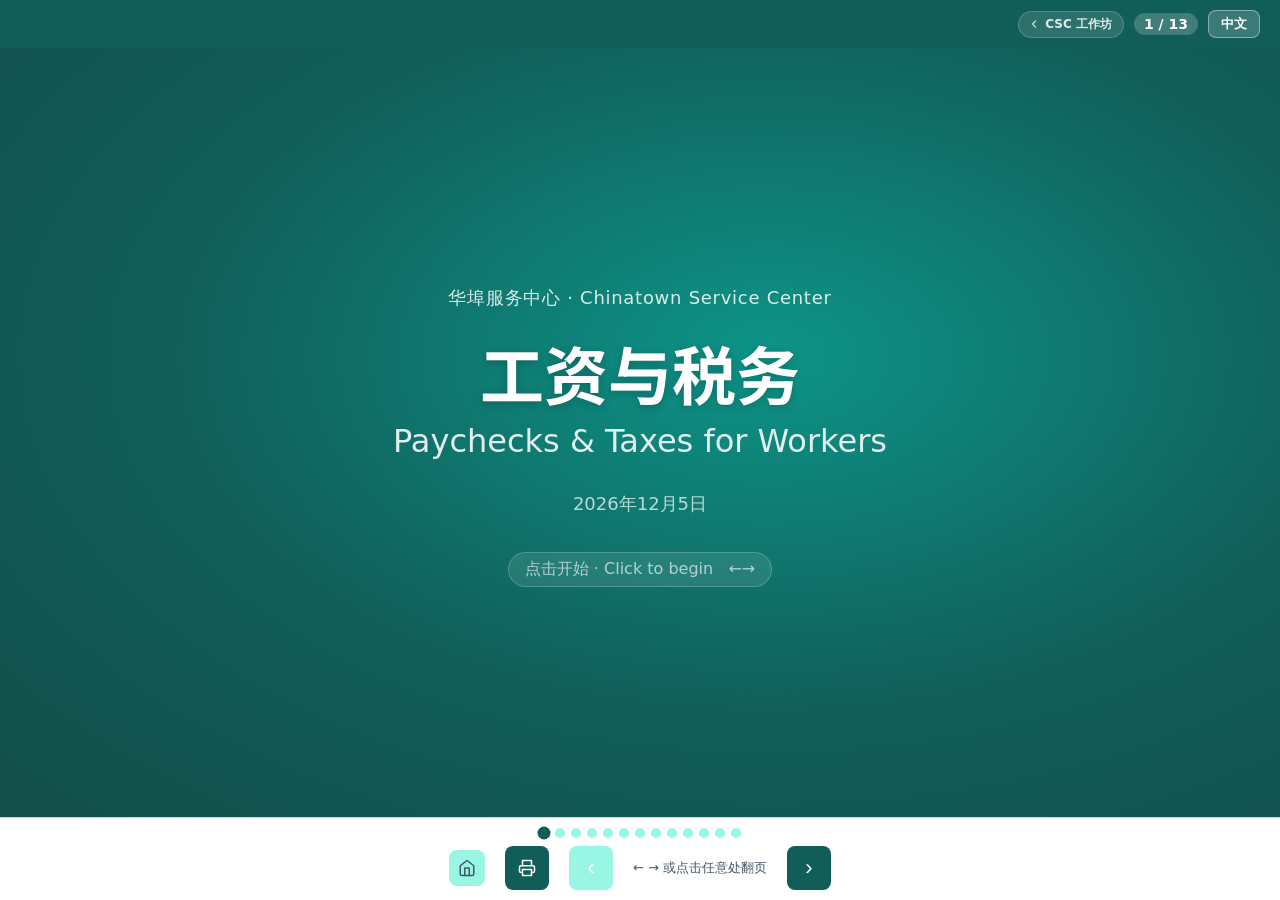
<file: index.html>
<!DOCTYPE html>
<html lang="zh-CN">
<head>
  <meta charset="UTF-8">
  <meta name="viewport" content="width=device-width, initial-scale=1.0">
  <title>工资与税务工作坊 · Paychecks &amp; Taxes Workshop</title>
  <meta name="description" content="Bilingual money & taxes workshop for workers in LA — pay stubs, deductions, W-4, ITIN, free VITA tax filing, wage theft. Chinatown Service Center.">
  <link rel="canonical" href="https://taxes-workshop.pages.dev/">
  <meta property="og:title" content="工资与税务工作坊 · Paychecks & Taxes Workshop">
  <meta property="og:description" content="Bilingual workshop on paychecks and taxes — read your pay stub, understand all CA deductions, fill out a W-4, file free with VITA.">
  <meta property="og:type" content="website">
  <meta property="og:url" content="https://taxes-workshop.pages.dev/">
  <meta property="og:image" content="https://taxes-workshop.pages.dev/og.png">
  <meta property="og:image:width" content="1200">
  <meta property="og:image:height" content="630">
  <meta property="og:image:alt" content="Paychecks & Taxes Workshop — bilingual slide deck for CSC workers">
  <meta name="twitter:card" content="summary_large_image">
  <meta name="twitter:title" content="工资与税务工作坊 · Paychecks & Taxes Workshop">
  <meta name="twitter:description" content="Bilingual workshop on paychecks, deductions, W-4, ITIN, VITA free tax filing, and wage theft for LA workers.">
  <meta name="twitter:image" content="https://taxes-workshop.pages.dev/og.png">
  <link rel="icon" href="data:image/svg+xml,<svg xmlns='http://www.w3.org/2000/svg' viewBox='0 0 100 100'><text y='.9em' font-size='90'>💰</text></svg>">
  <link rel="apple-touch-icon" href="/apple-touch-icon.png">
  <meta name="theme-color" content="#115e59">
  <meta name="apple-mobile-web-app-capable" content="yes">
  <meta name="apple-mobile-web-app-status-bar-style" content="black-translucent">
  <meta name="apple-mobile-web-app-title" content="工资与税务">
  <link rel="preconnect" href="https://fonts.googleapis.com">
  <link rel="preconnect" href="https://fonts.gstatic.com" crossorigin>
  <link rel="stylesheet" href="https://fonts.googleapis.com/css2?family=Noto+Sans+SC:wght@400;500;700&display=swap">
  <link rel="stylesheet" href="styles.css">
</head>
<body class="zh">
<a class="skip-to-main" href="#slidesArea">跳至主内容 · Skip to main content</a>
<noscript><p class="noscript-msg">此演示需要启用 JavaScript · This presentation requires JavaScript.</p></noscript>

<!-- ── Header ──────────────────────────────────────────── -->
<header class="slide-header">
  <span class="section-label" id="sectionLabel"></span>
  <div class="header-right">
      <a href="https://csc-workshops.pages.dev" class="hub-back-chip" aria-label="Back to CSC workshops hub · 返回 CSC 工作坊总站">
        <svg width="12" height="12" viewBox="0 0 24 24" fill="none" stroke="currentColor" stroke-width="2.5" stroke-linecap="round" stroke-linejoin="round" aria-hidden="true"><polyline points="15 18 9 12 15 6"></polyline></svg>
        <span class="zh">CSC 工作坊</span>
        <span class="en">CSC Workshops</span>
      </a>
    <span class="slide-counter" id="slideCounter" aria-live="polite" aria-atomic="true">1 / 13</span>
    <button class="lang-toggle" id="langToggle" data-action="toggle-lang" aria-label="切换语言 · Toggle language">中文</button>
  </div>
</header>

<!-- ── Slides ──────────────────────────────────────────── -->
<main class="slides-area" id="slidesArea" aria-label="Workshop slides" role="main">

  <!-- ── Slide 1: Title ────────────────────────────────── -->
  <section class="slide slide-centered title-slide active" id="slide-1">
    <div class="slide-inner">
      <div class="csc-name">华埠服务中心 · Chinatown Service Center</div>
      <h1 class="main-title">工资与税务</h1>
      <div class="main-subtitle">Paychecks &amp; Taxes for Workers</div>
      <div class="date-line" id="dateLine"></div>
      <span class="start-hint">点击开始 · Click to begin &nbsp; ←→</span>
    </div>
  </section>

  <!-- ── Slide 2: Agenda ───────────────────────────────── -->
  <section class="slide slide-centered" id="slide-2">
    <div class="slide-inner">
      <div class="topic-badge">今天学什么 · Today's Agenda</div>
      <h2 class="zh-headline">
        <span class="zh">三大主题</span>
        <span class="en">Three Key Topics</span>
      </h2>
      <div class="en-subtitle">
        <span class="zh">工资单 · W-4 · 报税 — 30 分钟</span>
        <span class="en">Pay Stub · W-4 · Filing Taxes — 30 minutes</span>
      </div>
      <div class="agenda-grid">
        <div class="agenda-card">
          <svg class="agenda-icon" aria-hidden="true" xmlns="http://www.w3.org/2000/svg" width="40" height="40" viewBox="0 0 24 24" fill="none" stroke="currentColor" stroke-width="1.5" stroke-linecap="round" stroke-linejoin="round"><path d="M14 2H6a2 2 0 0 0-2 2v16a2 2 0 0 0 2 2h12a2 2 0 0 0 2-2V8z"/><polyline points="14 2 14 8 20 8"/><line x1="9" x2="15" y1="13" y2="13"/><line x1="9" x2="15" y1="17" y2="17"/></svg>
          <div class="agenda-num">①</div>
          <div class="agenda-zh">
            <span class="zh">工资单</span>
            <span class="en">Pay Stub</span>
          </div>
          <div class="agenda-en">
            <span class="zh">看懂每月扣了什么</span>
            <span class="en">Understand every deduction</span>
          </div>
        </div>
        <div class="agenda-card">
          <svg class="agenda-icon" aria-hidden="true" xmlns="http://www.w3.org/2000/svg" width="40" height="40" viewBox="0 0 24 24" fill="none" stroke="currentColor" stroke-width="1.5" stroke-linecap="round" stroke-linejoin="round"><path d="M16 2v4M8 2v4M3 10h18"/><rect width="18" height="18" x="3" y="4" rx="2"/></svg>
          <div class="agenda-num">②</div>
          <div class="agenda-zh">
            <span class="zh">W-4 表格</span>
            <span class="en">W-4 Form</span>
          </div>
          <div class="agenda-en">
            <span class="zh">入职时怎么填，能省多少</span>
            <span class="en">How to fill it out at a new job</span>
          </div>
        </div>
        <div class="agenda-card">
          <svg class="agenda-icon" aria-hidden="true" xmlns="http://www.w3.org/2000/svg" width="40" height="40" viewBox="0 0 24 24" fill="none" stroke="currentColor" stroke-width="1.5" stroke-linecap="round" stroke-linejoin="round"><line x1="12" x2="12" y1="2" y2="22"/><path d="M17 5H9.5a3.5 3.5 0 0 0 0 7h5a3.5 3.5 0 0 1 0 7H6"/></svg>
          <div class="agenda-num">③</div>
          <div class="agenda-zh">
            <span class="zh">免费报税</span>
            <span class="en">Free Tax Filing</span>
          </div>
          <div class="agenda-en">
            <span class="zh">VITA 免费报税 · ITIN 申请</span>
            <span class="en">VITA sites · ITIN application</span>
          </div>
        </div>
      </div>
    </div>
  </section>

  <!-- ── Slide 3: Reading Your Pay Stub ────────────────── -->
  <section class="slide" id="slide-3">
    <div class="slide-inner">
      <div class="topic-badge"><svg aria-hidden="true" xmlns="http://www.w3.org/2000/svg" width="16" height="16" viewBox="0 0 24 24" fill="none" stroke="currentColor" stroke-width="2" stroke-linecap="round" stroke-linejoin="round"><path d="M14 2H6a2 2 0 0 0-2 2v16a2 2 0 0 0 2 2h12a2 2 0 0 0 2-2V8z"/><polyline points="14 2 14 8 20 8"/></svg> <span class="zh">第一步 · 工资单</span><span class="en">Step 1 · Pay Stub</span></div>
      <h2 class="zh-headline">
        <span class="zh">看懂您的工资单</span>
        <span class="en">Reading Your Pay Stub</span>
      </h2>
      <div class="en-subtitle">
        <span class="zh">实际拿到手 = 总工资 − 五大扣款</span>
        <span class="en">Take-home = Gross Pay − 5 deductions</span>
      </div>

      <div class="paystub" aria-label="Sample bi-weekly pay stub example">
        <div class="paystub-header">
          <div class="paystub-employer"><span class="zh">XX 餐厅 · 双周工资单</span><span class="en">XX Restaurant · Bi-Weekly Pay Stub</span></div>
          <div class="paystub-period"><span class="zh">期间：5/1 – 5/14 · 工时 80 小时</span><span class="en">Period: 5/1 – 5/14 · 80 hours worked</span></div>
        </div>

        <div class="paystub-row section-head">
          <span></span>
          <span><span class="zh">收入 EARNINGS</span><span class="en">EARNINGS</span></span>
        </div>
        <div class="paystub-row gross">
          <span class="paystub-num">1</span>
          <span class="paystub-label-zh"><span class="zh">总工资 (Gross Pay)</span><span class="en">Gross Pay (税前总工资)</span></span>
          <span class="paystub-amount">$1,600.00</span>
          <span class="paystub-note"><span class="zh">$20 × 80 小时</span><span class="en">$20 × 80 hrs</span></span>
        </div>

        <div class="paystub-row section-head">
          <span></span>
          <span><span class="zh">扣款 DEDUCTIONS</span><span class="en">DEDUCTIONS</span></span>
        </div>
        <div class="paystub-row">
          <span class="paystub-num">2</span>
          <span class="paystub-label-zh"><span class="zh">联邦所得税 (Fed Income Tax)</span><span class="en">Federal Income Tax (联邦所得税)</span></span>
          <span class="paystub-amount deduct">$160.00</span>
          <span class="paystub-note"><span class="zh">约 10%</span><span class="en">~10%</span></span>
        </div>
        <div class="paystub-row">
          <span class="paystub-num">3</span>
          <span class="paystub-label-zh"><span class="zh">加州所得税 (CA State Tax)</span><span class="en">CA State Income Tax (加州所得税)</span></span>
          <span class="paystub-amount deduct">$48.00</span>
          <span class="paystub-note"><span class="zh">约 3%</span><span class="en">~3%</span></span>
        </div>
        <div class="paystub-row">
          <span class="paystub-num">4</span>
          <span class="paystub-label-zh"><span class="zh">社安税 (Social Security)</span><span class="en">Social Security (社安税)</span></span>
          <span class="paystub-amount deduct">$99.20</span>
          <span class="paystub-note"><span class="zh">6.2%</span><span class="en">6.2%</span></span>
        </div>
        <div class="paystub-row">
          <span class="paystub-num">5</span>
          <span class="paystub-label-zh"><span class="zh">联邦医保 (Medicare)</span><span class="en">Medicare (联邦医保)</span></span>
          <span class="paystub-amount deduct">$23.20</span>
          <span class="paystub-note"><span class="zh">1.45%</span><span class="en">1.45%</span></span>
        </div>
        <div class="paystub-row">
          <span class="paystub-num">6</span>
          <span class="paystub-label-zh"><span class="zh">州残障保险 (CA SDI)</span><span class="en">CA SDI (州残障保险)</span></span>
          <span class="paystub-amount deduct">$17.60</span>
          <span class="paystub-note"><span class="zh">1.1%</span><span class="en">1.1%</span></span>
        </div>

        <div class="paystub-row net">
          <span class="paystub-num" style="background:var(--primary)">✓</span>
          <span class="paystub-label-zh"><span class="zh">实际拿到 (Net Pay)</span><span class="en">Net Pay — Take-Home (实际拿到)</span></span>
          <span class="paystub-amount">$1,252.00</span>
          <span class="paystub-note"><span class="zh">银行入账</span><span class="en">deposited</span></span>
        </div>
      </div>
    </div>
  </section>

  <!-- ── Slide 4: What Are All These Deductions? ────────── -->
  <section class="slide" id="slide-4">
    <div class="slide-inner">
      <div class="topic-badge"><svg aria-hidden="true" xmlns="http://www.w3.org/2000/svg" width="16" height="16" viewBox="0 0 24 24" fill="none" stroke="currentColor" stroke-width="2" stroke-linecap="round" stroke-linejoin="round"><circle cx="12" cy="12" r="10"/><path d="M9.09 9a3 3 0 0 1 5.83 1c0 2-3 3-3 3"/><path d="M12 17h.01"/></svg> <span class="zh">五大扣款</span><span class="en">5 Deductions</span></div>
      <h2 class="zh-headline">
        <span class="zh">钱都扣去哪了？</span>
        <span class="en">Where Do Deductions Go?</span>
      </h2>
      <div class="en-subtitle">
        <span class="zh">每张工资单上的五项扣款 — 加州工人通用</span>
        <span class="en">The 5 standard deductions on every California pay stub</span>
      </div>

      <figure class="viz viz-bars" role="img" aria-label="Where each $100 of pay goes — breakdown of deductions">
        <svg viewBox="0 0 520 180" width="520" height="180" aria-hidden="true">
          <!-- row 1: Take-home -->
          <text x="0" y="22" font-size="13" fill="currentColor" font-weight="600">Take-home</text>
          <rect x="120" y="10" width="285" height="18" rx="3" fill="#047857"/>
          <text x="412" y="22" font-size="13" fill="currentColor" font-weight="700">~$76</text>
          <!-- row 2: Federal -->
          <text x="0" y="52" font-size="13" fill="currentColor">Federal tax</text>
          <rect x="120" y="40" width="38" height="18" rx="3" fill="#115e59"/>
          <text x="165" y="52" font-size="13" fill="currentColor" font-weight="600">~$10</text>
          <!-- row 3: Social Security -->
          <text x="0" y="82" font-size="13" fill="currentColor">Social Security</text>
          <rect x="120" y="70" width="23" height="18" rx="3" fill="#0d9488"/>
          <text x="150" y="82" font-size="13" fill="currentColor" font-weight="600">$6.20</text>
          <!-- row 4: CA tax -->
          <text x="0" y="112" font-size="13" fill="currentColor">CA state tax</text>
          <rect x="120" y="100" width="11" height="18" rx="3" fill="#14b8a6"/>
          <text x="138" y="112" font-size="13" fill="currentColor" font-weight="600">~$3</text>
          <!-- row 5: Medicare -->
          <text x="0" y="142" font-size="13" fill="currentColor">Medicare</text>
          <rect x="120" y="130" width="5" height="18" rx="3" fill="#2dd4bf"/>
          <text x="132" y="142" font-size="13" fill="currentColor" font-weight="600">$1.45</text>
          <!-- row 6: SDI -->
          <text x="0" y="172" font-size="13" fill="currentColor">CA SDI</text>
          <rect x="120" y="160" width="4" height="18" rx="3" fill="#5eead4"/>
          <text x="131" y="172" font-size="13" fill="currentColor" font-weight="600">$1.10</text>
        </svg>
        <figcaption>
          <span class="zh">每赚 $100,实际拿到约 $76 — 其余进了五项扣款</span>
          <span class="en">For every $100 earned, you take home ~$76 — the rest pays the five deductions</span>
        </figcaption>
      </figure>

      <div class="deduction-grid">
        <div class="deduction-card">
          <div class="deduction-tag"><span class="zh">联邦</span><span class="en">Federal</span></div>
          <div class="deduction-rate">10–22%</div>
          <div class="deduction-name-zh"><span class="zh">联邦所得税</span><span class="en">Federal Income Tax</span></div>
          <div class="deduction-name-en"><span class="zh">按 W-4 计算 · 退给国税局</span><span class="en">Set by W-4 · paid to IRS</span></div>
        </div>
        <div class="deduction-card state">
          <div class="deduction-tag"><span class="zh">州</span><span class="en">State</span></div>
          <div class="deduction-rate">1–9%</div>
          <div class="deduction-name-zh"><span class="zh">加州所得税</span><span class="en">CA State Tax</span></div>
          <div class="deduction-name-en"><span class="zh">按 DE-4 计算 · 退给加州</span><span class="en">Set by DE-4 · paid to CA FTB</span></div>
        </div>
        <div class="deduction-card ss">
          <div class="deduction-tag"><span class="zh">退休</span><span class="en">Retirement</span></div>
          <div class="deduction-rate">6.2%</div>
          <div class="deduction-name-zh"><span class="zh">社安税 SS</span><span class="en">Social Security</span></div>
          <div class="deduction-name-en"><span class="zh">退休后您领回</span><span class="en">Funds your retirement</span></div>
        </div>
        <div class="deduction-card medicare">
          <div class="deduction-tag"><span class="zh">医保</span><span class="en">Health</span></div>
          <div class="deduction-rate">1.45%</div>
          <div class="deduction-name-zh"><span class="zh">联邦医保</span><span class="en">Medicare</span></div>
          <div class="deduction-name-en"><span class="zh">65 岁后您用得到</span><span class="en">Your health care at 65+</span></div>
        </div>
        <div class="deduction-card sdi">
          <div class="deduction-tag"><span class="zh">残障</span><span class="en">Disability</span></div>
          <div class="deduction-rate">1.1%</div>
          <div class="deduction-name-zh"><span class="zh">州残障保险</span><span class="en">CA SDI</span></div>
          <div class="deduction-name-en"><span class="zh">病假 · 产假可领</span><span class="en">Pays sick / parental leave</span></div>
        </div>
      </div>

      <div class="tax-rule" style="margin-top:18px;">
        <div class="tax-rule-zh"><span class="zh">💡 总扣款约 22–25% — 也就是说每赚 $100，您实际拿到 $75–$78。</span><span class="en">💡 Total deductions ~22–25% — so for every $100 earned, you take home ~$75–$78.</span></div>
        <div class="tax-rule-en"><span class="zh">老板必须在加州法定 7 天内付清工资，并提供详细工资单（加州劳工法 §226）。</span><span class="en">CA law requires your employer to pay within 7 days and provide an itemized pay stub (CA Labor Code §226).</span></div>
      </div>
    </div>
  </section>

  <!-- ── Slide 5: The W-4 Form ─────────────────────────── -->
  <section class="slide" id="slide-5">
    <div class="slide-inner">
      <div class="topic-badge"><svg aria-hidden="true" xmlns="http://www.w3.org/2000/svg" width="16" height="16" viewBox="0 0 24 24" fill="none" stroke="currentColor" stroke-width="2" stroke-linecap="round" stroke-linejoin="round"><path d="M9 12h6m-6 4h6M9 8h6"/><rect width="14" height="20" x="5" y="2" rx="2"/></svg> <span class="zh">第二步 · W-4</span><span class="en">Step 2 · W-4</span></div>
      <h2 class="zh-headline">
        <span class="zh">W-4 表格怎么填？</span>
        <span class="en">How to Fill Out a W-4</span>
      </h2>
      <div class="en-subtitle">
        <span class="zh">入职第一天填 — 决定每月扣多少联邦税</span>
        <span class="en">Filled on day one — decides how much federal tax is withheld</span>
      </div>

      <div class="w4-steps">
        <div class="w4-step">
          <div class="w4-step-num">1</div>
          <svg class="w4-step-icon" aria-hidden="true" xmlns="http://www.w3.org/2000/svg" width="28" height="28" viewBox="0 0 24 24" fill="none" stroke="currentColor" stroke-width="1.5" stroke-linecap="round" stroke-linejoin="round"><path d="M16 21v-2a4 4 0 0 0-4-4H6a4 4 0 0 0-4 4v2"/><circle cx="9" cy="7" r="4"/></svg>
          <div class="w4-step-zh"><span class="zh">个人资料</span><span class="en">Personal Info</span></div>
          <div class="w4-step-en"><span class="zh">姓名 · 地址 · SSN/ITIN · 报税身份</span><span class="en">Name · Address · SSN/ITIN · Filing Status</span></div>
        </div>
        <div class="w4-step">
          <div class="w4-step-num">2</div>
          <svg class="w4-step-icon" aria-hidden="true" xmlns="http://www.w3.org/2000/svg" width="28" height="28" viewBox="0 0 24 24" fill="none" stroke="currentColor" stroke-width="1.5" stroke-linecap="round" stroke-linejoin="round"><rect width="14" height="20" x="5" y="2" rx="2"/><path d="M12 18h.01"/></svg>
          <div class="w4-step-zh"><span class="zh">多份工作？</span><span class="en">Multiple Jobs?</span></div>
          <div class="w4-step-en"><span class="zh">如果有第二份工 · 配偶也工作 → 打勾</span><span class="en">Check if 2 jobs or spouse works</span></div>
        </div>
        <div class="w4-step">
          <div class="w4-step-num">3</div>
          <svg class="w4-step-icon" aria-hidden="true" xmlns="http://www.w3.org/2000/svg" width="28" height="28" viewBox="0 0 24 24" fill="none" stroke="currentColor" stroke-width="1.5" stroke-linecap="round" stroke-linejoin="round"><circle cx="9" cy="7" r="3"/><circle cx="17" cy="7" r="3"/><path d="M3 21v-2a4 4 0 0 1 4-4h2a4 4 0 0 1 4 4v2"/><path d="M15 21v-2a4 4 0 0 1 4-4"/></svg>
          <div class="w4-step-zh"><span class="zh">子女抵免</span><span class="en">Dependents</span></div>
          <div class="w4-step-en"><span class="zh">17 岁以下小孩 × $2,000<br>其他亲属 × $500</span><span class="en">Under-17 child × $2,000<br>Other relative × $500</span></div>
        </div>
        <div class="w4-step">
          <div class="w4-step-num">4</div>
          <svg class="w4-step-icon" aria-hidden="true" xmlns="http://www.w3.org/2000/svg" width="28" height="28" viewBox="0 0 24 24" fill="none" stroke="currentColor" stroke-width="1.5" stroke-linecap="round" stroke-linejoin="round"><line x1="12" x2="12" y1="2" y2="22"/><path d="M17 5H9.5a3.5 3.5 0 0 0 0 7h5a3.5 3.5 0 0 1 0 7H6"/></svg>
          <div class="w4-step-zh"><span class="zh">额外扣款 / 收入</span><span class="en">Other Adjustments</span></div>
          <div class="w4-step-en"><span class="zh">想多扣一点？写金额（一般可空）</span><span class="en">Extra withholding (usually blank)</span></div>
        </div>
        <div class="w4-step">
          <div class="w4-step-num">5</div>
          <svg class="w4-step-icon" aria-hidden="true" xmlns="http://www.w3.org/2000/svg" width="28" height="28" viewBox="0 0 24 24" fill="none" stroke="currentColor" stroke-width="1.5" stroke-linecap="round" stroke-linejoin="round"><path d="M20 6 9 17l-5-5"/></svg>
          <div class="w4-step-zh"><span class="zh">签名 · 日期</span><span class="en">Sign &amp; Date</span></div>
          <div class="w4-step-en"><span class="zh">没签等于无效</span><span class="en">Unsigned = invalid</span></div>
        </div>
      </div>

      <div class="info-grid">
        <div class="info-card">
          <div class="info-card-title"><span class="zh">如果不填 W-4 会怎样？</span><span class="en">What if I skip it?</span></div>
          <div class="info-card-text">
            <span class="zh">老板会按最高税率（单身、无子女）扣 — 您每月少拿 $50–150。年底退税时才能拿回。</span>
            <span class="en">Employer withholds at the highest rate (single, 0 dependents). You lose $50–150 per check — refunded only at tax time.</span>
          </div>
        </div>
        <div class="info-card accent">
          <div class="info-card-title"><span class="zh">加州还要填 DE-4</span><span class="en">CA Also Needs DE-4</span></div>
          <div class="info-card-text">
            <span class="zh">DE-4 是加州州税版本 — 同时填两张。老板提供 · 也可上 edd.ca.gov 下载。</span>
            <span class="en">DE-4 is the CA state version. Fill both. Employer provides — or download at edd.ca.gov.</span>
          </div>
        </div>
      </div>
    </div>
  </section>

  <!-- ── Slide 6: Activity — What's Wrong With This Paycheck? -->
  <section class="slide activity-slide" id="slide-6" data-phase="question">
    <div class="slide-inner">
      <div class="topic-badge"><svg aria-hidden="true" xmlns="http://www.w3.org/2000/svg" width="16" height="16" viewBox="0 0 24 24" fill="none" stroke="currentColor" stroke-width="2" stroke-linecap="round" stroke-linejoin="round"><circle cx="12" cy="12" r="10"/><circle cx="12" cy="12" r="6"/><circle cx="12" cy="12" r="2"/></svg> <span class="zh">练一练 · 互动活动</span><span class="en">Activity · Practice</span></div>
      <h2 class="zh-headline">
        <span class="zh">这张工资单哪里错了？</span>
        <span class="en">What's Wrong With This Paycheck?</span>
      </h2>
      <div class="en-subtitle">
        <span class="zh">老李这周工作 50 小时，时薪 $16 — 您能找出错误吗？</span>
        <span class="en">Mr. Li worked 50 hours this week at $16/hr — can you spot the mistake?</span>
      </div>

      <div class="wrong-paystub" id="wrong-paystub">
        <div class="wrong-row head">
          <span><span class="zh">项目 ITEM</span><span class="en">ITEM</span></span>
          <span><span class="zh">时薪</span><span class="en">RATE</span></span>
          <span><span class="zh">小时</span><span class="en">HRS</span></span>
          <span><span class="zh">金额</span><span class="en">AMOUNT</span></span>
        </div>
        <div class="wrong-row">
          <span class="label"><span class="zh">正常工时</span><span class="en">Regular Hours</span></span>
          <span class="num">$16</span>
          <span class="num">40</span>
          <span class="num">$640.00</span>
        </div>
        <div class="wrong-row flagged" id="overtime-row" data-clue="加班费">
          <span class="label"><span class="zh">加班 (10 小时)</span><span class="en">Overtime (10 hrs)</span></span>
          <span class="num rate" id="ot-rate">$16</span>
          <span class="num">10</span>
          <span class="num" id="ot-total">$160.00</span>
        </div>
        <div class="wrong-row total">
          <span class="label"><span class="zh">总工资</span><span class="en">Gross Pay</span></span>
          <span></span>
          <span></span>
          <span class="num" id="gross-total">$800.00</span>
        </div>
      </div>

      <div class="vote-prompt"><span class="zh">🙋 投票：错在哪里？(A) 工时少算 (B) 加班费错了 (C) 没问题</span><span class="en">🙋 Vote: Where's the error? (A) Hours wrong (B) Overtime rate wrong (C) Looks fine</span></div>

      <div class="answer-block" id="activity-answer">
        <div class="verdict-badge verdict-false">✗ <span class="zh">加班费错了 — 应付时薪 1.5 倍</span><span class="en">Overtime rate is wrong — should be 1.5×</span></div>
        <div class="answer-explanation-zh"><span class="zh">加州法律：每天超 8 小时或每周超 40 小时 → 时薪 × 1.5 ($24)。</span><span class="en">CA law: over 8 hrs/day or 40 hrs/week → rate × 1.5 ($24).</span></div>
        <div class="answer-explanation-en"><span class="zh">正确金额：10 小时 × $24 = $240（少给了 $80）。每天超 12 小时则要 × 2 ($32)。</span><span class="en">Correct: 10 hrs × $24 = $240 (short $80). Over 12 hrs/day = 2× rate ($32).</span></div>
      </div>

      <button class="reveal-btn" id="reveal-btn-6" data-action="reveal-activity">
        <span class="zh">揭晓答案 · Reveal Answer</span>
        <span class="en">Reveal Answer</span>
      </button>
    </div>
  </section>

  <!-- ── Slide 7: ITIN vs SSN ──────────────────────────── -->
  <section class="slide" id="slide-7">
    <div class="slide-inner">
      <div class="topic-badge"><svg aria-hidden="true" xmlns="http://www.w3.org/2000/svg" width="16" height="16" viewBox="0 0 24 24" fill="none" stroke="currentColor" stroke-width="2" stroke-linecap="round" stroke-linejoin="round"><rect width="20" height="14" x="2" y="5" rx="2"/><line x1="2" x2="22" y1="10" y2="10"/></svg> <span class="zh">税号 · ITIN vs SSN</span><span class="en">Tax IDs</span></div>
      <h2 class="zh-headline">
        <span class="zh">ITIN 与 SSN 的区别</span>
        <span class="en">ITIN vs Social Security Number</span>
      </h2>
      <div class="en-subtitle">
        <span class="zh">不论身份，您都可以报税 — 用 ITIN 就行</span>
        <span class="en">No matter your status, you can file taxes — use ITIN</span>
      </div>

      <div class="compare-grid">
        <div class="compare-col ssn">
          <h3>SSN</h3>
          <div class="compare-sub"><span class="zh">社会安全号码 · 9 位</span><span class="en">Social Security Number · 9 digits</span></div>
          <ul class="compare-list">
            <li><span class="zh">合法居民、公民、绿卡持有人</span><span class="en">Citizens, green-card holders, work-permit holders</span></li>
            <li><span class="zh">在 Social Security Administration 申请</span><span class="en">Apply at the Social Security Administration</span></li>
            <li><span class="zh">免费 · 当面办理</span><span class="en">Free · In-person at SSA office</span></li>
            <li><span class="zh">可申请政府福利</span><span class="en">Qualifies for government benefits</span></li>
            <li><span class="zh">退休时可领社安金</span><span class="en">Earns Social Security retirement credits</span></li>
          </ul>
        </div>
        <div class="compare-col itin">
          <h3>ITIN</h3>
          <div class="compare-sub"><span class="zh">个人税号 · 9 位（9 开头）</span><span class="en">Individual Taxpayer ID · 9 digits (starts with 9)</span></div>
          <ul class="compare-list">
            <li><span class="zh">没有 SSN 的人也可申请（不论身份）</span><span class="en">For anyone without an SSN — regardless of status</span></li>
            <li><span class="zh">向国税局 IRS 申请（表 W-7）</span><span class="en">Apply to IRS using Form W-7</span></li>
            <li><span class="zh">免费 · 可在 CSC 办理</span><span class="en">Free · CSC can help process</span></li>
            <li><span class="zh">可报税 · 申请儿童税收抵免 (CTC)</span><span class="en">Can file taxes · claim Child Tax Credit</span></li>
            <li class="no"><span class="zh">不能用于工作授权</span><span class="en">Does NOT grant work authorization</span></li>
          </ul>
        </div>
      </div>

      <div class="tax-rule accent">
        <div class="tax-rule-zh"><span class="zh">📋 重要：报税不会被举报给移民局 — 国税局法律规定保密。</span><span class="en">📋 Important: Filing taxes does NOT report you to immigration — IRS confidentiality is protected by law.</span></div>
        <div class="tax-rule-en"><span class="zh">用 ITIN 报税可建立报税记录 — 将来办移民身份时有帮助。</span><span class="en">Filing with ITIN builds a tax record — helpful for future immigration cases.</span></div>
      </div>
    </div>
  </section>

  <!-- ── Slide 8: Free Tax Filing Resources (VITA) ─────── -->
  <section class="slide" id="slide-8">
    <div class="slide-inner">
      <div class="topic-badge"><svg aria-hidden="true" xmlns="http://www.w3.org/2000/svg" width="16" height="16" viewBox="0 0 24 24" fill="none" stroke="currentColor" stroke-width="2" stroke-linecap="round" stroke-linejoin="round"><path d="M5 12h14M12 5l7 7-7 7"/></svg> <span class="zh">第三步 · 免费报税</span><span class="en">Step 3 · Free Filing</span></div>
      <h2 class="zh-headline">
        <span class="zh">免费报税 — 不要花冤枉钱</span>
        <span class="en">File Your Taxes for Free</span>
      </h2>
      <div class="en-subtitle">
        <span class="zh">年收入 $67,000 以下 → 多个免费选项</span>
        <span class="en">Income under $67,000 → multiple free options</span>
      </div>

      <div class="vita-grid">
        <div class="vita-card">
          <div class="vita-icon"><svg aria-hidden="true" xmlns="http://www.w3.org/2000/svg" width="28" height="28" viewBox="0 0 24 24" fill="none" stroke="currentColor" stroke-width="1.5" stroke-linecap="round" stroke-linejoin="round"><path d="M6 22V4a2 2 0 0 1 2-2h8a2 2 0 0 1 2 2v18Z"/><path d="M10 6h4M10 10h4M10 14h4M10 18h4"/></svg></div>
          <div>
            <div class="vita-name-zh"><span class="zh">华埠服务中心 VITA</span><span class="en">CSC VITA Site</span></div>
            <div class="vita-name-en"><span class="zh">767 N Hill St · 中文服务</span><span class="en">767 N Hill St · Chinese service</span></div>
            <div class="vita-detail"><span class="zh">1月–4月免费报税 · IRS 认证志愿者 · 现场办</span><span class="en">Free filing Jan–Apr · IRS-certified volunteers · in-person</span></div>
            <div class="vita-cost"><span class="zh">完全免费 · 213-808-1758</span><span class="en">100% free · 213-808-1758</span></div>
          </div>
        </div>
        <div class="vita-card">
          <div class="vita-icon"><svg aria-hidden="true" xmlns="http://www.w3.org/2000/svg" width="28" height="28" viewBox="0 0 24 24" fill="none" stroke="currentColor" stroke-width="1.5" stroke-linecap="round" stroke-linejoin="round"><path d="M2 22h20M2 11h20M5 11v11M19 11v11M9 8a3 3 0 0 1 6 0M12 8v3"/></svg></div>
          <div>
            <div class="vita-name-zh"><span class="zh">全洛杉矶 VITA 网点</span><span class="en">LA County VITA Sites</span></div>
            <div class="vita-name-en"><span class="zh">200+ 地点 · 拨 211 找最近</span><span class="en">200+ sites · Call 211 for nearest</span></div>
            <div class="vita-detail"><span class="zh">网址：irs.gov/vita 输入邮编查找 · 多种语言</span><span class="en">irs.gov/vita — enter ZIP · multilingual</span></div>
            <div class="vita-cost"><span class="zh">免费 · 211 (24/7)</span><span class="en">Free · Dial 211 (24/7)</span></div>
          </div>
        </div>
        <div class="vita-card">
          <div class="vita-icon"><svg aria-hidden="true" xmlns="http://www.w3.org/2000/svg" width="28" height="28" viewBox="0 0 24 24" fill="none" stroke="currentColor" stroke-width="1.5" stroke-linecap="round" stroke-linejoin="round"><rect width="20" height="14" x="2" y="5" rx="2"/><path d="M2 10h20"/></svg></div>
          <div>
            <div class="vita-name-zh"><span class="zh">IRS 网上免费报税</span><span class="en">IRS Free File</span></div>
            <div class="vita-name-en"><span class="zh">irs.gov/freefile · 自己报</span><span class="en">irs.gov/freefile · self-file</span></div>
            <div class="vita-detail"><span class="zh">收入 $79K 以下用免费软件 · 网上递交 · 直接退税到账户</span><span class="en">Income under $79K — free software · e-file · direct deposit</span></div>
            <div class="vita-cost"><span class="zh">免费 · 适合英文好的</span><span class="en">Free · English required</span></div>
          </div>
        </div>
        <div class="vita-card">
          <div class="vita-icon"><svg aria-hidden="true" xmlns="http://www.w3.org/2000/svg" width="28" height="28" viewBox="0 0 24 24" fill="none" stroke="currentColor" stroke-width="1.5" stroke-linecap="round" stroke-linejoin="round"><circle cx="12" cy="12" r="10"/><path d="M8 14s1.5 2 4 2 4-2 4-2M9 9h.01M15 9h.01"/></svg></div>
          <div>
            <div class="vita-name-zh"><span class="zh">CalFile 加州免费</span><span class="en">CalFile (CA only)</span></div>
            <div class="vita-name-en"><span class="zh">ftb.ca.gov · 加州州税</span><span class="en">ftb.ca.gov · CA state return</span></div>
            <div class="vita-detail"><span class="zh">加州州税专用免费软件 · 中英双语 · 直接退税</span><span class="en">CA state tax only · bilingual · direct refund</span></div>
            <div class="vita-cost"><span class="zh">免费 · 加州官方</span><span class="en">Free · official CA</span></div>
          </div>
        </div>
      </div>

      <div class="tax-rule">
        <div class="tax-rule-zh"><span class="zh">⚠️ 不要付 H&amp;R Block 或 Turbo Tax — 收 $100–300 还可能多收。</span><span class="en">⚠️ Don't pay H&amp;R Block or Turbo Tax — fees $100–300 and many hidden charges.</span></div>
        <div class="tax-rule-en"><span class="zh">VITA 志愿者已经接受 IRS 培训 — 处理 W-2、1099、ITIN 都没问题。</span><span class="en">VITA volunteers are IRS-trained — handle W-2, 1099, ITIN with no problem.</span></div>
      </div>
    </div>
  </section>

  <!-- ── Slide 9: Tax Deductions for Gig Workers ──────── -->
  <section class="slide" id="slide-9">
    <div class="slide-inner">
      <div class="topic-badge"><svg aria-hidden="true" xmlns="http://www.w3.org/2000/svg" width="16" height="16" viewBox="0 0 24 24" fill="none" stroke="currentColor" stroke-width="2" stroke-linecap="round" stroke-linejoin="round"><rect width="14" height="20" x="5" y="2" rx="2"/><path d="M12 18h.01"/></svg> <span class="zh">自雇/兼职</span><span class="en">Gig / Self-Employed</span></div>
      <h2 class="zh-headline">
        <span class="zh">兼职司机能抵扣什么？</span>
        <span class="en">Deductions for Gig &amp; 1099 Workers</span>
      </h2>
      <div class="en-subtitle">
        <span class="zh">DoorDash · Uber · 装修 · 清洁 — 这些都能省税</span>
        <span class="en">DoorDash · Uber · handyman · cleaning — all these reduce tax</span>
      </div>

      <div class="gig-grid">
        <div class="gig-card">
          <div class="gig-icon"><svg aria-hidden="true" xmlns="http://www.w3.org/2000/svg" width="32" height="32" viewBox="0 0 24 24" fill="none" stroke="currentColor" stroke-width="1.5" stroke-linecap="round" stroke-linejoin="round"><path d="M14 16H9m10 0h3v-3.15a1 1 0 0 0-.84-.99L16 11l-2.7-3.6a1 1 0 0 0-.8-.4H5.24a2 2 0 0 0-1.8 1.1l-.8 1.63A6 6 0 0 0 2 12.42V16h2"/><circle cx="6.5" cy="16.5" r="2.5"/><circle cx="16.5" cy="16.5" r="2.5"/></svg></div>
          <div>
            <div class="gig-name-zh"><span class="zh">行驶里程</span><span class="en">Business Mileage</span></div>
            <div class="gig-name-en"><span class="zh">最大的抵扣 — 一定要记</span><span class="en">Biggest deduction — always track</span></div>
            <div class="gig-detail"><strong>67¢ × <span class="zh">每英里</span><span class="en">per mile</span></strong> <span class="zh">(2024) · 用 Stride 或 Everlance 自动记</span><span class="en">(2024) · use Stride or Everlance to auto-track</span></div>
          </div>
        </div>
        <div class="gig-card">
          <div class="gig-icon"><svg aria-hidden="true" xmlns="http://www.w3.org/2000/svg" width="32" height="32" viewBox="0 0 24 24" fill="none" stroke="currentColor" stroke-width="1.5" stroke-linecap="round" stroke-linejoin="round"><rect width="14" height="20" x="5" y="2" rx="2"/><path d="M12 18h.01"/></svg></div>
          <div>
            <div class="gig-name-zh"><span class="zh">手机费</span><span class="en">Phone Bill</span></div>
            <div class="gig-name-en"><span class="zh">工作部分可抵</span><span class="en">Work-use portion deductible</span></div>
            <div class="gig-detail"><span class="zh">一般按 </span><span class="en">Usually estimate </span><strong>50%</strong> <span class="zh">工作用 — 保留账单</span><span class="en">work use — keep bills</span></div>
          </div>
        </div>
        <div class="gig-card">
          <div class="gig-icon"><svg aria-hidden="true" xmlns="http://www.w3.org/2000/svg" width="32" height="32" viewBox="0 0 24 24" fill="none" stroke="currentColor" stroke-width="1.5" stroke-linecap="round" stroke-linejoin="round"><circle cx="12" cy="12" r="3"/><path d="M19.4 15a1.65 1.65 0 0 0 .33 1.82l.06.06a2 2 0 0 1 0 2.83 2 2 0 0 1-2.83 0l-.06-.06a1.65 1.65 0 0 0-1.82-.33 1.65 1.65 0 0 0-1 1.51V21a2 2 0 0 1-4 0v-.09A1.65 1.65 0 0 0 9 19.4a1.65 1.65 0 0 0-1.82.33l-.06.06a2 2 0 0 1-2.83 0 2 2 0 0 1 0-2.83l.06-.06a1.65 1.65 0 0 0 .33-1.82 1.65 1.65 0 0 0-1.51-1H3a2 2 0 0 1 0-4h.09A1.65 1.65 0 0 0 4.6 9a1.65 1.65 0 0 0-.33-1.82l-.06-.06a2 2 0 1 1 2.83-2.83l.06.06a1.65 1.65 0 0 0 1.82.33H9a1.65 1.65 0 0 0 1-1.51V3a2 2 0 0 1 4 0v.09a1.65 1.65 0 0 0 1 1.51 1.65 1.65 0 0 0 1.82-.33l.06-.06a2 2 0 1 1 2.83 2.83l-.06.06a1.65 1.65 0 0 0-.33 1.82V9a1.65 1.65 0 0 0 1.51 1H21a2 2 0 0 1 0 4h-.09a1.65 1.65 0 0 0-1.51 1z"/></svg></div>
          <div>
            <div class="gig-name-zh"><span class="zh">工具 · 设备</span><span class="en">Tools &amp; Equipment</span></div>
            <div class="gig-name-en"><span class="zh">直接给工作买的</span><span class="en">Bought for work use</span></div>
            <div class="gig-detail"><span class="zh">保温袋 · 充电器 · 清洁工具 · 装修材料 — 保留</span><span class="en">Insulated bag · chargers · cleaning supplies — keep </span><strong><span class="zh">收据</span><span class="en">receipts</span></strong></div>
          </div>
        </div>
        <div class="gig-card">
          <div class="gig-icon"><svg aria-hidden="true" xmlns="http://www.w3.org/2000/svg" width="32" height="32" viewBox="0 0 24 24" fill="none" stroke="currentColor" stroke-width="1.5" stroke-linecap="round" stroke-linejoin="round"><rect width="20" height="14" x="2" y="5" rx="2"/><line x1="2" x2="22" y1="10" y2="10"/></svg></div>
          <div>
            <div class="gig-name-zh"><span class="zh">停车 · 过路费</span><span class="en">Parking &amp; Tolls</span></div>
            <div class="gig-name-en"><span class="zh">工作时产生 — 100% 可抵</span><span class="en">During work — 100% deductible</span></div>
            <div class="gig-detail"><span class="zh">FasTrak 月结 · 停车收据 — 集中存一个信封</span><span class="en">FasTrak statements + parking receipts — keep in one envelope</span></div>
          </div>
        </div>
      </div>

      <figure class="viz viz-timeline" role="img" aria-label="Quarterly tax deadlines for self-employed workers">
        <svg viewBox="0 0 560 110" width="560" height="110" aria-hidden="true">
          <line x1="40" y1="70" x2="520" y2="70" stroke="#115e59" stroke-width="2.5"/>
          <!-- Apr 15 -->
          <circle cx="100" cy="70" r="8" fill="#b91c1c"/>
          <line x1="100" y1="62" x2="100" y2="78" stroke="#b91c1c" stroke-width="2"/>
          <text x="100" y="95" text-anchor="middle" font-size="13" fill="currentColor" font-weight="700">Apr 15</text>
          <text x="100" y="50" text-anchor="middle" font-size="12" fill="#b91c1c" font-weight="600">Q1 + 报税</text>
          <!-- Jun 15 -->
          <circle cx="240" cy="70" r="7" fill="#115e59"/>
          <text x="240" y="95" text-anchor="middle" font-size="13" fill="currentColor" font-weight="600">Jun 15</text>
          <text x="240" y="50" text-anchor="middle" font-size="12" fill="#115e59">Q2</text>
          <!-- Sep 15 -->
          <circle cx="380" cy="70" r="7" fill="#115e59"/>
          <text x="380" y="95" text-anchor="middle" font-size="13" fill="currentColor" font-weight="600">Sep 15</text>
          <text x="380" y="50" text-anchor="middle" font-size="12" fill="#115e59">Q3</text>
          <!-- Jan 15 -->
          <circle cx="500" cy="70" r="7" fill="#115e59"/>
          <text x="500" y="95" text-anchor="middle" font-size="13" fill="currentColor" font-weight="600">Jan 15</text>
          <text x="500" y="50" text-anchor="middle" font-size="12" fill="#115e59">Q4</text>
        </svg>
        <figcaption>
          <span class="zh">自雇人士每季预交税 — 四个截止日不要错过</span>
          <span class="en">Self-employed quarterly tax deadlines — four dates to remember</span>
        </figcaption>
      </figure>

      <div class="tax-rule accent">
        <div class="tax-rule-zh"><span class="zh">📅 季度预交税截止：4/15 · 6/15 · 9/15 · 1/15 — 每季存收入的 25%。</span><span class="en">📅 Quarterly tax due: Apr 15 · Jun 15 · Sep 15 · Jan 15 — save 25% each quarter.</span></div>
        <div class="tax-rule-en"><span class="zh">领 1099-NEC（不是 W-2）= 您是自雇人士，老板没扣税，您要自己交。</span><span class="en">Got a 1099-NEC (not W-2)? You're self-employed — no tax withheld, you pay it yourself.</span></div>
      </div>
    </div>
  </section>

  <!-- ── Slide 10: True/False Quiz (multi-phase) ──────── -->
  <section class="slide activity-slide slide-centered" id="slide-10" data-phase="question">
    <div class="slide-inner">
      <div class="topic-badge"><svg aria-hidden="true" xmlns="http://www.w3.org/2000/svg" width="16" height="16" viewBox="0 0 24 24" fill="none" stroke="currentColor" stroke-width="2" stroke-linecap="round" stroke-linejoin="round"><circle cx="12" cy="12" r="10"/><path d="M9.09 9a3 3 0 0 1 5.83 1c0 2-3 3-3 3"/><path d="M12 17h.01"/></svg> <span class="zh">互动测验</span><span class="en">Quiz</span></div>
      <h2 class="zh-headline">
        <span class="zh">对还是错？</span>
        <span class="en">True or False?</span>
      </h2>
      <div class="en-subtitle">
        <span class="zh">两道题 — 举手投票</span>
        <span class="en">Two questions — raise your hand to vote</span>
      </div>

      <!-- Q1 -->
      <div class="quiz-question">
        <div class="quiz-q-zh"><span class="zh">① 没有合法身份就不能报税，也不应该报。</span><span class="en">① People without legal status cannot — and should not — file taxes.</span></div>
        <div class="quiz-q-en"><span class="zh">People without legal status cannot — and should not — file taxes.</span><span class="en">没有合法身份就不能报税，也不应该报。</span></div>
      </div>
      <div class="vote-prompt"><span class="zh">🙋 举手 — 对 TRUE / 错 FALSE</span><span class="en">🙋 Raise your hand — TRUE / FALSE</span></div>

      <button class="reveal-btn" id="reveal-btn-q1" data-action="reveal-q1">
        <span class="zh">揭晓答案 1 · Reveal Answer</span>
        <span class="en">Reveal Answer 1</span>
      </button>

      <div class="answer-block" id="q1-answer">
        <div class="verdict-badge verdict-false">✗ FALSE — <span class="zh">错误</span><span class="en">False</span></div>
        <div class="answer-explanation-zh"><span class="zh">用 ITIN（个人税号）就能报 — 国税局法律规定不会通报移民局。</span><span class="en">You can file with an ITIN — IRS is legally barred from sharing with immigration.</span></div>
        <div class="answer-explanation-en"><span class="zh">报税建立纳税记录 · 可能领回退税 · 帮助将来移民申请。</span><span class="en">Filing builds a tax record · may earn refunds · helps future immigration cases.</span></div>
      </div>

      <!-- Q2 (hidden until Q1 revealed) -->
      <div class="q2-block" id="q2-block">
        <div class="quiz-question" style="margin-top:16px;">
          <div class="quiz-q-zh"><span class="zh">② 老板用现金付工资就不用扣税，也不用给工资单。</span><span class="en">② If my boss pays in cash, no taxes need to be withheld and no pay stub is required.</span></div>
          <div class="quiz-q-en"><span class="zh">If my boss pays in cash, no taxes need to be withheld and no pay stub is required.</span><span class="en">老板用现金付工资就不用扣税，也不用给工资单。</span></div>
        </div>
        <div class="vote-prompt"><span class="zh">🙋 举手 — 对 TRUE / 错 FALSE</span><span class="en">🙋 Raise your hand — TRUE / FALSE</span></div>

        <button class="reveal-btn" id="reveal-btn-q2" data-action="reveal-q2">
          <span class="zh">揭晓答案 2 · Reveal Answer</span>
          <span class="en">Reveal Answer 2</span>
        </button>

        <div class="answer-block" id="q2-answer">
          <div class="verdict-badge verdict-false">✗ FALSE — <span class="zh">错误</span><span class="en">False</span></div>
          <div class="answer-explanation-zh"><span class="zh">现金付工资也要扣税、要发工资单 — 否则属违法（工资盗窃）。</span><span class="en">Cash wages still require tax withholding and a pay stub — otherwise it's wage theft.</span></div>
          <div class="answer-explanation-en"><span class="zh">加州劳工法 §226：所有员工都有权拿详细工资单。可向 DLSE 投诉。</span><span class="en">CA Labor Code §226: every employee has a right to an itemized pay stub. Report to DLSE.</span></div>
        </div>
      </div>
    </div>
  </section>

  <!-- ── Slide 11: Red Flags — Wage Theft ───────────────── -->
  <section class="slide" id="slide-11">
    <div class="slide-inner">
      <div class="topic-badge"><svg aria-hidden="true" xmlns="http://www.w3.org/2000/svg" width="16" height="16" viewBox="0 0 24 24" fill="none" stroke="currentColor" stroke-width="2" stroke-linecap="round" stroke-linejoin="round"><path d="M4 22V4a2 2 0 0 1 2-2h12l4 4-4 4H6"/><line x1="4" x2="4" y1="22" y2="15"/></svg> <span class="zh">小心 · 工资盗窃</span><span class="en">Watch Out · Wage Theft</span></div>
      <h2 class="zh-headline">
        <span class="zh">这些是工资盗窃的危险信号</span>
        <span class="en">Red Flags: Wage Theft</span>
      </h2>
      <div class="en-subtitle">
        <span class="zh">在洛杉矶，每年有数万工人被偷工资 — 您有权讨回</span>
        <span class="en">LA workers lose millions each year — you have the right to claim it back</span>
      </div>

      <div class="flag-grid">
        <div class="flag-card">
          <div class="flag-icon"><svg aria-hidden="true" xmlns="http://www.w3.org/2000/svg" width="22" height="22" viewBox="0 0 24 24" fill="none" stroke="currentColor" stroke-width="2" stroke-linecap="round" stroke-linejoin="round"><circle cx="12" cy="12" r="10"/><polyline points="12 6 12 12 16 14"/></svg></div>
          <div>
            <div class="flag-name-zh"><span class="zh">叫您「打卡前先干活」</span><span class="en">"Work Off the Clock"</span></div>
            <div class="flag-name-en"><span class="zh">Off-the-clock work</span><span class="en">未打卡先工作</span></div>
            <div class="flag-detail"><span class="zh">叫您早 30 分钟到准备、下班后清理 — 但不算工时。这是非法的。</span><span class="en">Asked to set up 30 min early or clean after — but not counted as hours. Illegal.</span></div>
          </div>
        </div>
        <div class="flag-card">
          <div class="flag-icon"><svg aria-hidden="true" xmlns="http://www.w3.org/2000/svg" width="22" height="22" viewBox="0 0 24 24" fill="none" stroke="currentColor" stroke-width="2" stroke-linecap="round" stroke-linejoin="round"><circle cx="12" cy="12" r="10"/><line x1="12" x2="12" y1="8" y2="12"/><line x1="12" x2="12.01" y1="16" y2="16"/></svg></div>
          <div>
            <div class="flag-name-zh"><span class="zh">现金付工资 · 没有工资单</span><span class="en">Cash Only · No Pay Stub</span></div>
            <div class="flag-name-en"><span class="zh">Cash pay without itemized stub</span><span class="en">现金工资无凭证</span></div>
            <div class="flag-detail"><span class="zh">加州法律规定每次发工资必须给详细工资单（劳工法 §226）。</span><span class="en">CA Labor Code §226 requires itemized stubs every pay period.</span></div>
          </div>
        </div>
        <div class="flag-card">
          <div class="flag-icon"><svg aria-hidden="true" xmlns="http://www.w3.org/2000/svg" width="22" height="22" viewBox="0 0 24 24" fill="none" stroke="currentColor" stroke-width="2" stroke-linecap="round" stroke-linejoin="round"><line x1="12" x2="12" y1="2" y2="22"/><path d="M17 5H9.5a3.5 3.5 0 0 0 0 7h5a3.5 3.5 0 0 1 0 7H6"/></svg></div>
          <div>
            <div class="flag-name-zh"><span class="zh">没加班费 · 工时算错</span><span class="en">No Overtime Pay</span></div>
            <div class="flag-name-en"><span class="zh">Missing or wrong OT pay</span><span class="en">漏发或错算加班费</span></div>
            <div class="flag-detail"><span class="zh">每天 &gt; 8 小时或每周 &gt; 40 小时 = 时薪 × 1.5。每天 &gt; 12 小时 = × 2。</span><span class="en">Over 8/day or 40/week = 1.5×. Over 12/day = 2×.</span></div>
          </div>
        </div>
        <div class="flag-card">
          <div class="flag-icon"><svg aria-hidden="true" xmlns="http://www.w3.org/2000/svg" width="22" height="22" viewBox="0 0 24 24" fill="none" stroke="currentColor" stroke-width="2" stroke-linecap="round" stroke-linejoin="round"><circle cx="12" cy="12" r="10"/><line x1="15" x2="9" y1="9" y2="15"/><line x1="9" x2="15" y1="9" y2="15"/></svg></div>
          <div>
            <div class="flag-name-zh"><span class="zh">没休息 · 不给吃饭时间</span><span class="en">No Breaks Allowed</span></div>
            <div class="flag-name-en"><span class="zh">Missed meal &amp; rest breaks</span><span class="en">未提供休息和吃饭时间</span></div>
            <div class="flag-detail"><span class="zh">工作 5 小时 = 30 分钟饭休（无薪）· 每 4 小时 = 10 分钟休（带薪）。</span><span class="en">5+ hrs = 30-min meal (unpaid). Every 4 hrs = 10-min rest (paid).</span></div>
          </div>
        </div>
        <div class="flag-card">
          <div class="flag-icon"><svg aria-hidden="true" xmlns="http://www.w3.org/2000/svg" width="22" height="22" viewBox="0 0 24 24" fill="none" stroke="currentColor" stroke-width="2" stroke-linecap="round" stroke-linejoin="round"><path d="M21 11.5a8.38 8.38 0 0 1-.9 3.8 8.5 8.5 0 0 1-7.6 4.7 8.38 8.38 0 0 1-3.8-.9L3 21l1.9-5.7a8.38 8.38 0 0 1-.9-3.8 8.5 8.5 0 0 1 4.7-7.6 8.38 8.38 0 0 1 3.8-.9h.5a8.48 8.48 0 0 1 8 8v.5z"/></svg></div>
          <div>
            <div class="flag-name-zh"><span class="zh">扣小费 · 老板抢小费</span><span class="en">Tips Taken by Boss</span></div>
            <div class="flag-name-en"><span class="zh">Owner pockets tips</span><span class="en">老板私吞小费</span></div>
            <div class="flag-detail"><span class="zh">加州法律：小费 100% 属于员工，老板不能拿一分（劳工法 §351）。</span><span class="en">CA Labor Code §351: tips are 100% employee's. Owners cannot take any.</span></div>
          </div>
        </div>
        <div class="flag-card">
          <div class="flag-icon"><svg aria-hidden="true" xmlns="http://www.w3.org/2000/svg" width="22" height="22" viewBox="0 0 24 24" fill="none" stroke="currentColor" stroke-width="2" stroke-linecap="round" stroke-linejoin="round"><path d="M20 7h-9M14 17H5"/><circle cx="17" cy="17" r="3"/><circle cx="7" cy="7" r="3"/></svg></div>
          <div>
            <div class="flag-name-zh"><span class="zh">「您是承包人」却像员工</span><span class="en">"You're a Contractor"</span></div>
            <div class="flag-name-en"><span class="zh">Misclassified as 1099</span><span class="en">假承包人 (应为 W-2)</span></div>
            <div class="flag-detail"><span class="zh">如果老板定时间、给工具、不能拒单 — 您是员工（W-2）不是 1099。</span><span class="en">If they set hours, give tools, control work — you're a W-2 employee, not 1099.</span></div>
          </div>
        </div>
      </div>

      <div class="tax-rule" style="background:#fee2e2;border-left-color:#b91c1c;">
        <div class="tax-rule-zh" style="color:#b91c1c;"><span class="zh">📞 投诉电话：DLSE 加州劳工局 · 1-833-LCO-INFO (1-833-526-4636) · 中文翻译免费</span><span class="en">📞 File complaint: CA DLSE · 1-833-LCO-INFO (1-833-526-4636) · free Chinese interpretation</span></div>
        <div class="tax-rule-en"><span class="zh">报告工资盗窃<strong>不会</strong>被举报移民身份 — 加州法律严禁雇主报复。</span><span class="en">Reporting wage theft <strong>does NOT</strong> trigger immigration enforcement — retaliation is illegal in CA.</span></div>
      </div>
    </div>
  </section>

  <!-- ── Slide 12: CSC Services ─────────────────────────── -->
  <section class="slide" id="slide-12">
    <div class="slide-inner">
      <div class="topic-badge"><svg aria-hidden="true" xmlns="http://www.w3.org/2000/svg" width="16" height="16" viewBox="0 0 24 24" fill="none" stroke="currentColor" stroke-width="2" stroke-linecap="round" stroke-linejoin="round"><path d="M6 22V4a2 2 0 0 1 2-2h8a2 2 0 0 1 2 2v18Z"/><path d="M10 6h4M10 10h4M10 14h4M10 18h4"/></svg> <span class="zh">华埠服务中心</span><span class="en">Chinatown Service Center</span></div>
      <h2 class="zh-headline">
        <span class="zh">我们可以帮您</span>
        <span class="en">How We Can Help You</span>
      </h2>
      <div class="en-subtitle">
        <span class="zh">免费 · 双语 · 无需移民身份</span>
        <span class="en">Free · Bilingual · No immigration status required</span>
      </div>
      <div class="service-grid">
        <div class="service-card">
          <div class="service-icon"><svg aria-hidden="true" xmlns="http://www.w3.org/2000/svg" width="32" height="32" viewBox="0 0 24 24" fill="none" stroke="currentColor" stroke-width="1.5" stroke-linecap="round" stroke-linejoin="round"><line x1="12" x2="12" y1="2" y2="22"/><path d="M17 5H9.5a3.5 3.5 0 0 0 0 7h5a3.5 3.5 0 0 1 0 7H6"/></svg></div>
          <div class="service-zh"><span class="zh">免费报税 VITA</span><span class="en">Free VITA Filing</span></div>
          <div class="service-en"><span class="zh">Free Tax Filing (Jan–Apr)</span><span class="en">1–4 月免费报税</span></div>
        </div>
        <div class="service-card">
          <div class="service-icon"><svg aria-hidden="true" xmlns="http://www.w3.org/2000/svg" width="32" height="32" viewBox="0 0 24 24" fill="none" stroke="currentColor" stroke-width="1.5" stroke-linecap="round" stroke-linejoin="round"><rect width="20" height="14" x="2" y="5" rx="2"/><line x1="2" x2="22" y1="10" y2="10"/></svg></div>
          <div class="service-zh"><span class="zh">ITIN 申请协助</span><span class="en">ITIN Help</span></div>
          <div class="service-en"><span class="zh">ITIN Application Assistance</span><span class="en">协助申请个人税号</span></div>
        </div>
        <div class="service-card">
          <div class="service-icon"><svg aria-hidden="true" xmlns="http://www.w3.org/2000/svg" width="32" height="32" viewBox="0 0 24 24" fill="none" stroke="currentColor" stroke-width="1.5" stroke-linecap="round" stroke-linejoin="round"><path d="M14 2H6a2 2 0 0 0-2 2v16a2 2 0 0 0 2 2h12a2 2 0 0 0 2-2V8z"/><polyline points="14 2 14 8 20 8"/></svg></div>
          <div class="service-zh"><span class="zh">看懂工资单</span><span class="en">Pay Stub Help</span></div>
          <div class="service-en"><span class="zh">Pay Stub Review</span><span class="en">工资单解读服务</span></div>
        </div>
        <div class="service-card">
          <div class="service-icon"><svg aria-hidden="true" xmlns="http://www.w3.org/2000/svg" width="32" height="32" viewBox="0 0 24 24" fill="none" stroke="currentColor" stroke-width="1.5" stroke-linecap="round" stroke-linejoin="round"><path d="M4 22V4a2 2 0 0 1 2-2h12l4 4-4 4H6"/></svg></div>
          <div class="service-zh"><span class="zh">工资盗窃求助</span><span class="en">Wage Theft Help</span></div>
          <div class="service-en"><span class="zh">Wage Theft Counseling</span><span class="en">工资盗窃辅导</span></div>
        </div>
        <div class="service-card">
          <div class="service-icon"><svg aria-hidden="true" xmlns="http://www.w3.org/2000/svg" width="32" height="32" viewBox="0 0 24 24" fill="none" stroke="currentColor" stroke-width="1.5" stroke-linecap="round" stroke-linejoin="round"><path d="M19 21v-2a4 4 0 0 0-4-4H9a4 4 0 0 0-4 4v2"/><circle cx="12" cy="7" r="4"/></svg></div>
          <div class="service-zh"><span class="zh">一对一辅导</span><span class="en">1-on-1 Counseling</span></div>
          <div class="service-en"><span class="zh">1-on-1 Tax Counseling</span><span class="en">一对一税务辅导</span></div>
        </div>
      </div>
      <div class="csc-cta">
        <div class="cta-zh"><span class="zh">欢迎来找我们！ · Come visit us!</span><span class="en">Come visit us! · 欢迎来找我们！</span></div>
        <div class="cta-en"><span class="zh">📞 213-808-1758 · cscla.org</span><span class="en">📞 213-808-1758 · cscla.org</span></div>
        <div class="cta-address"><span class="zh">767 N Hill St, Los Angeles CA 90012 · 免费服务，欢迎所有人</span><span class="en">767 N Hill St, Los Angeles CA 90012 · Free services for all</span></div>
      </div>
    </div>
  </section>

  <!-- ── Slide 13: Resources + QR ──────────────────────── -->
  <section class="slide" id="slide-13">
    <div class="slide-inner">
      <div class="topic-badge"><svg aria-hidden="true" xmlns="http://www.w3.org/2000/svg" width="16" height="16" viewBox="0 0 24 24" fill="none" stroke="currentColor" stroke-width="2" stroke-linecap="round" stroke-linejoin="round"><rect width="8" height="4" x="8" y="2" rx="1"/><path d="M16 4h2a2 2 0 0 1 2 2v14a2 2 0 0 1-2 2H6a2 2 0 0 1-2-2V6a2 2 0 0 1 2-2h2"/><path d="M9 14h6M9 10h6"/></svg> <span class="zh">资源 · Resources</span><span class="en">Resources</span></div>
      <h2 class="zh-headline">
        <span class="zh">更多资源</span>
        <span class="en">More Resources</span>
      </h2>
      <div class="en-subtitle">
        <span class="zh">扫码获取完整资源页面</span>
        <span class="en">Scan for the full resource page</span>
      </div>
      <div class="resource-cards">
        <div class="resource-card">
          <div class="resource-org"><span class="zh">华埠服务中心<br>VITA 报税</span><span class="en">CSC VITA<br>Free Tax Filing</span></div>
          <div class="resource-phone">213-808-1758</div>
          <div class="resource-desc"><span class="zh">免费报税 · cscla.org</span><span class="en">Free filing · cscla.org</span></div>
        </div>
        <div class="resource-card">
          <div class="resource-org"><span class="zh">加州劳工局<br>DLSE 工资盗窃</span><span class="en">CA DLSE<br>Wage Theft</span></div>
          <div class="resource-phone">1-833-526-4636</div>
          <div class="resource-desc"><span class="zh">中文翻译 · dir.ca.gov</span><span class="en">Chinese available · dir.ca.gov</span></div>
        </div>
        <div class="resource-card">
          <div class="resource-org"><span class="zh">国税局 IRS<br>(ITIN · 报税)</span><span class="en">IRS<br>(ITIN · Filing)</span></div>
          <div class="resource-phone">1-800-829-1040</div>
          <div class="resource-desc"><span class="zh">中文按 2 · irs.gov</span><span class="en">Press 2 for Chinese · irs.gov</span></div>
        </div>
      </div>
      <div class="qr-row">
        <div id="qr-container" role="img" aria-label="QR code linking to the resources page · 资源页二维码"></div>
        <div class="qr-info">
          <div class="qr-zh"><span class="zh">📱 扫描二维码</span><span class="en">📱 Scan the QR code</span></div>
          <div class="qr-en"><span class="zh">获取完整资源列表</span><span class="en">For the full resource list</span></div>
          <div class="qr-url"><a href="https://taxes-workshop.pages.dev/resources" target="_blank" rel="noopener">taxes-workshop.pages.dev/resources</a></div>
          <div style="font-size:13px;color:var(--text-sub);margin-top:4px;"><span class="zh">工资单术语 · 扣款率 · VITA 地址 · ITIN 步骤 · 工资盗窃求助</span><span class="en">Pay stub terms · deduction rates · VITA sites · ITIN steps · wage theft help</span></div>
        </div>
      </div>
      <div class="closing-msg">
        <span class="zh">感谢您的参与！愿您每张工资单都拿得清清楚楚！</span>
        <span class="en">Thank you for joining — know your paycheck, keep your money!</span>
        <span class="en-part">
          <span class="zh">华埠服务中心 · Chinatown Service Center</span>
          <span class="en">Chinatown Service Center · cscla.org</span>
        </span>
      </div>
    </div>
  </section>

</main>

<!-- ── Footer ──────────────────────────────────────────── -->
<footer class="slide-footer">
  <div class="progress-dots" id="progressDots"></div>
  <div class="footer-nav">
    <button class="nav-btn nav-btn--home" id="homeBtn" data-action="home" aria-label="回到第一页 · Go to first slide"><svg xmlns="http://www.w3.org/2000/svg" width="18" height="18" viewBox="0 0 24 24" fill="none" stroke="currentColor" stroke-width="2" stroke-linecap="round" stroke-linejoin="round" aria-hidden="true"><path d="m3 9 9-7 9 7v11a2 2 0 0 1-2 2H5a2 2 0 0 1-2-2z"/><polyline points="9 22 9 12 15 12 15 22"/></svg></button>
    <button class="nav-btn" id="printBtn" data-action="print" aria-label="打印幻灯片 · Print slides" title="打印 · Print"><svg width="18" height="18" viewBox="0 0 24 24" fill="none" stroke="currentColor" stroke-width="2" stroke-linecap="round" stroke-linejoin="round" aria-hidden="true"><polyline points="6 9 6 2 18 2 18 9"/><path d="M6 18H4a2 2 0 0 1-2-2v-5a2 2 0 0 1 2-2h16a2 2 0 0 1 2 2v5a2 2 0 0 1-2 2h-2"/><rect x="6" y="14" width="12" height="8"/></svg></button>
    <button class="nav-btn" id="prevBtn" data-action="prev-slide" aria-label="上一页 · Previous slide">&#8249;</button>
    <div class="key-hint"><span class="zh">← → 或点击任意处翻页</span><span class="en">← → or click anywhere to advance</span></div>
    <button class="nav-btn" id="nextBtn" data-action="next-slide" aria-label="下一页 · Next slide">&#8250;</button>
  </div>
</footer>

<script src="qrcode.min.js"></script>
<script src="app.js"></script>
</body>
</html>
</file>
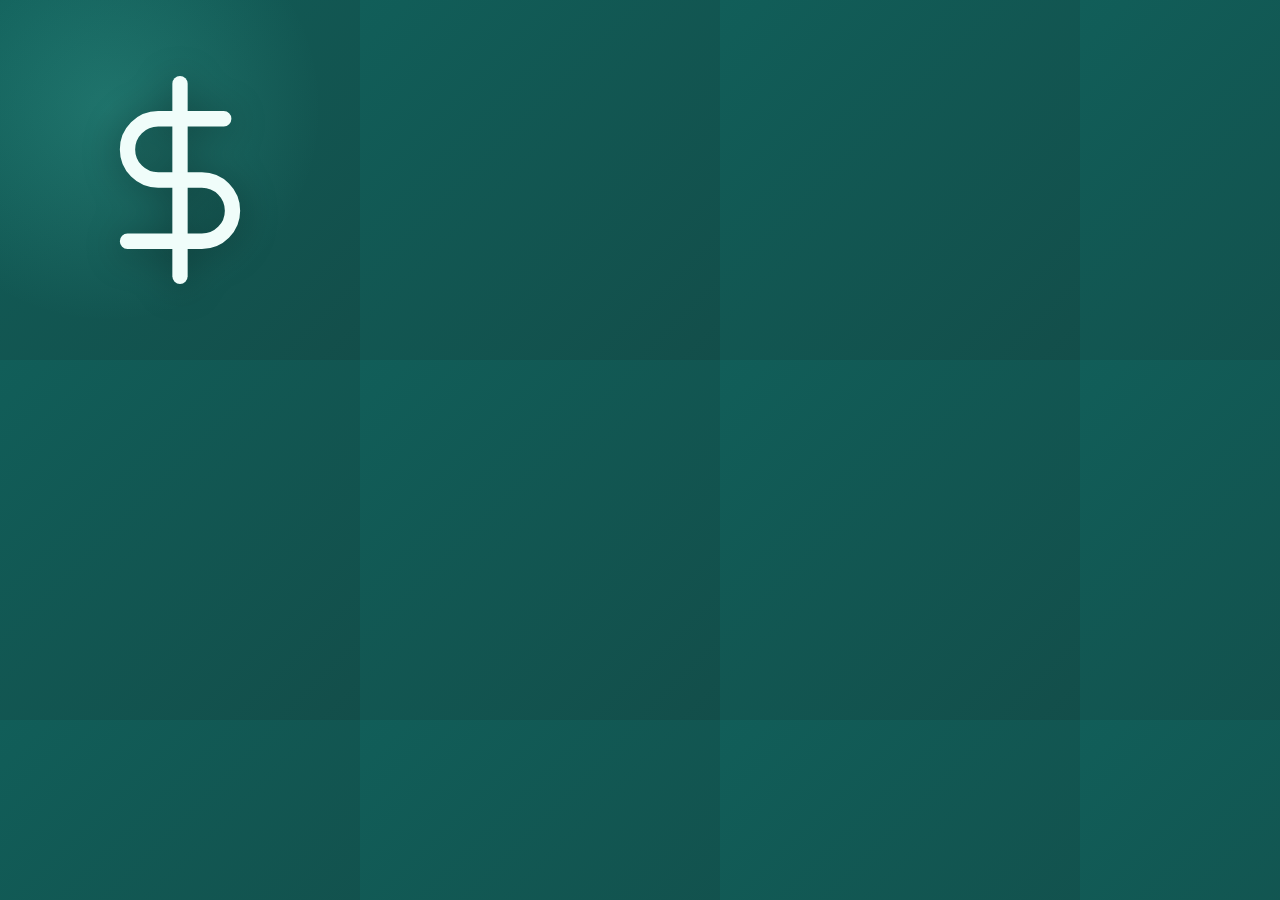
<file: apple-touch-icon.html>
<!DOCTYPE html>
<html lang="zh-CN">
<head>
<meta charset="UTF-8">
<title>Apple Touch Icon — Money &amp; Taxes Workshop</title>
<style>
  :root { --primary: #115e59; --primary-dark: #134e4a; }
  * { box-sizing: border-box; margin: 0; padding: 0; }
  html, body { width: 360px; height: 360px; overflow: hidden; }
  body {
    background: linear-gradient(135deg, var(--primary) 0%, var(--primary-dark) 100%);
    display: flex; align-items: center; justify-content: center; position: relative;
  }
  body::after {
    content: ""; position: absolute; inset: 0;
    background: radial-gradient(ellipse at 30% 30%, rgba(94,234,212,0.18) 0%, transparent 60%);
  }
  .icon {
    color: #f0fdfa; width: 210px; height: 210px;
    position: relative; z-index: 1;
    filter: drop-shadow(0 4px 18px rgba(0,0,0,0.35));
  }
</style>
</head>
<body>
  <svg class="icon" xmlns="http://www.w3.org/2000/svg" viewBox="0 0 24 24" fill="none" stroke="currentColor" stroke-width="1.75" stroke-linecap="round" stroke-linejoin="round" aria-hidden="true">
    <line x1="12" y1="1" x2="12" y2="23"></line>
    <path d="M17 5H9.5a3.5 3.5 0 0 0 0 7h5a3.5 3.5 0 0 1 0 7H6"></path>
  </svg>
</body>
</html>
</file>
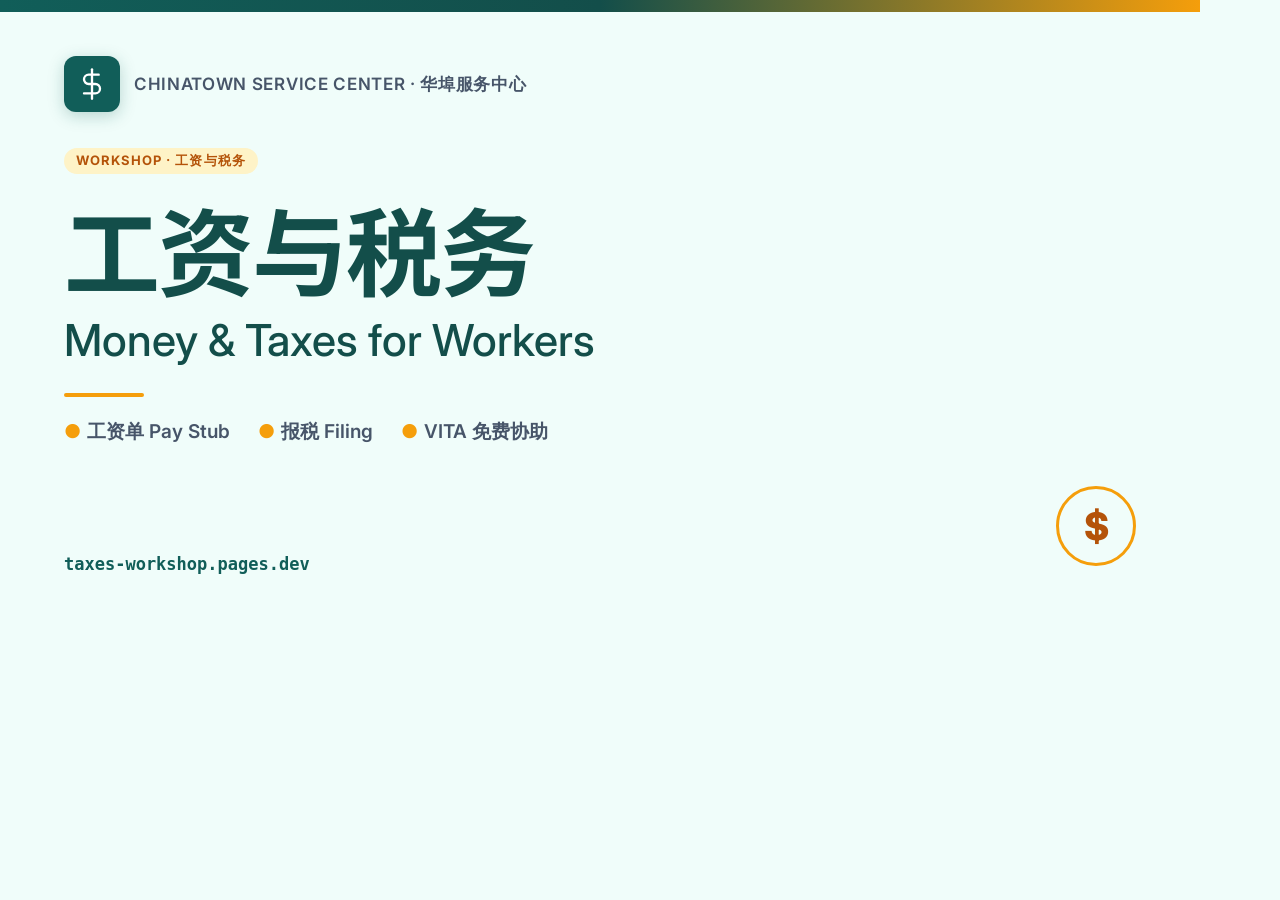
<file: og-image.html>
<!DOCTYPE html>
<html lang="zh-CN">
<head>
<meta charset="UTF-8">
<title>OG image — Money &amp; Taxes Workshop</title>
<link rel="preconnect" href="https://fonts.googleapis.com">
<link rel="preconnect" href="https://fonts.gstatic.com" crossorigin>
<link rel="stylesheet" href="https://fonts.googleapis.com/css2?family=Noto+Sans+SC:wght@400;500;700&family=Inter:wght@400;500;700;800&display=swap">
<style>
  :root {
    --primary: #115e59;
    --primary-dark: #134e4a;
    --accent: #f59e0b;
    --accent-light: #fef3c7;
    --accent-text: #b45309;
    --bg: #f0fdfa;
    --ink: #134e4a;
    --sub: #475569;
  }
  * { box-sizing: border-box; margin: 0; padding: 0; }
  html, body { width: 1200px; height: 630px; overflow: hidden; }
  body {
    font-family: "Inter", -apple-system, sans-serif;
    background: var(--bg);
    color: var(--ink);
    padding: 56px 64px;
    display: flex;
    flex-direction: column;
    justify-content: space-between;
    position: relative;
  }
  body::before {
    content: "";
    position: absolute;
    top: 0; left: 0; right: 0;
    height: 12px;
    background: linear-gradient(90deg, var(--primary) 0%, var(--primary-dark) 50%, var(--accent) 100%);
  }
  .header { display: flex; align-items: center; gap: 14px; }
  .icon-square {
    width: 56px; height: 56px;
    border-radius: 12px;
    background: var(--primary);
    color: #fff;
    display: flex; align-items: center; justify-content: center;
    box-shadow: 0 4px 16px rgba(17,94,89,0.25);
  }
  .icon-square svg { width: 32px; height: 32px; }
  .org-name {
    font-size: 17px; font-weight: 600;
    letter-spacing: 0.04em; color: var(--sub);
    text-transform: uppercase;
  }
  .workshop-tag {
    display: inline-block;
    background: var(--accent-light);
    color: var(--accent-text);
    font-size: 13px; font-weight: 700;
    letter-spacing: 0.08em;
    padding: 4px 12px;
    border-radius: 16px;
    text-transform: uppercase;
    margin-bottom: 24px;
  }
  .title-zh {
    font-family: "Noto Sans SC", "PingFang SC", sans-serif;
    font-size: 96px; font-weight: 700;
    color: var(--primary-dark);
    line-height: 1.05;
    margin-bottom: 16px;
    letter-spacing: -0.02em;
  }
  .title-en {
    font-size: 44px; font-weight: 500;
    color: var(--ink);
    line-height: 1.15;
  }
  .amber-rule {
    width: 80px; height: 4px;
    background: var(--accent);
    border-radius: 2px;
    margin: 28px 0 22px;
  }
  .topics {
    display: flex; gap: 28px;
    font-size: 19px; font-weight: 600;
    color: var(--sub);
  }
  .topics .dot { color: var(--accent); margin-right: 6px; }
  .footer { display: flex; justify-content: space-between; align-items: flex-end; }
  .url {
    font-size: 17px; font-weight: 700;
    color: var(--primary);
    font-family: ui-monospace, "SF Mono", monospace;
  }
  .corner-mark {
    position: absolute;
    bottom: 64px; right: 64px;
    width: 80px; height: 80px;
    border: 3px solid var(--accent);
    border-radius: 50%;
    display: flex; align-items: center; justify-content: center;
    color: var(--accent-text);
    font-size: 38px; font-weight: 800;
  }
</style>
</head>
<body>
  <div>
    <div class="header">
      <div class="icon-square">
        <svg xmlns="http://www.w3.org/2000/svg" viewBox="0 0 24 24" fill="none" stroke="currentColor" stroke-width="1.75" stroke-linecap="round" stroke-linejoin="round" aria-hidden="true">
          <line x1="12" y1="1" x2="12" y2="23"></line>
          <path d="M17 5H9.5a3.5 3.5 0 0 0 0 7h5a3.5 3.5 0 0 1 0 7H6"></path>
        </svg>
      </div>
      <div class="org-name">Chinatown Service Center · 华埠服务中心</div>
    </div>
    <div style="margin-top:36px;">
      <div class="workshop-tag">Workshop · 工资与税务</div>
      <div class="title-zh">工资与税务</div>
      <div class="title-en">Money &amp; Taxes for Workers</div>
      <div class="amber-rule"></div>
      <div class="topics">
        <span><span class="dot">●</span>工资单 Pay Stub</span>
        <span><span class="dot">●</span>报税 Filing</span>
        <span><span class="dot">●</span>VITA 免费协助</span>
      </div>
    </div>
  </div>
  <div class="footer">
    <div class="url">taxes-workshop.pages.dev</div>
  </div>
  <div class="corner-mark">$</div>
</body>
</html>
</file>
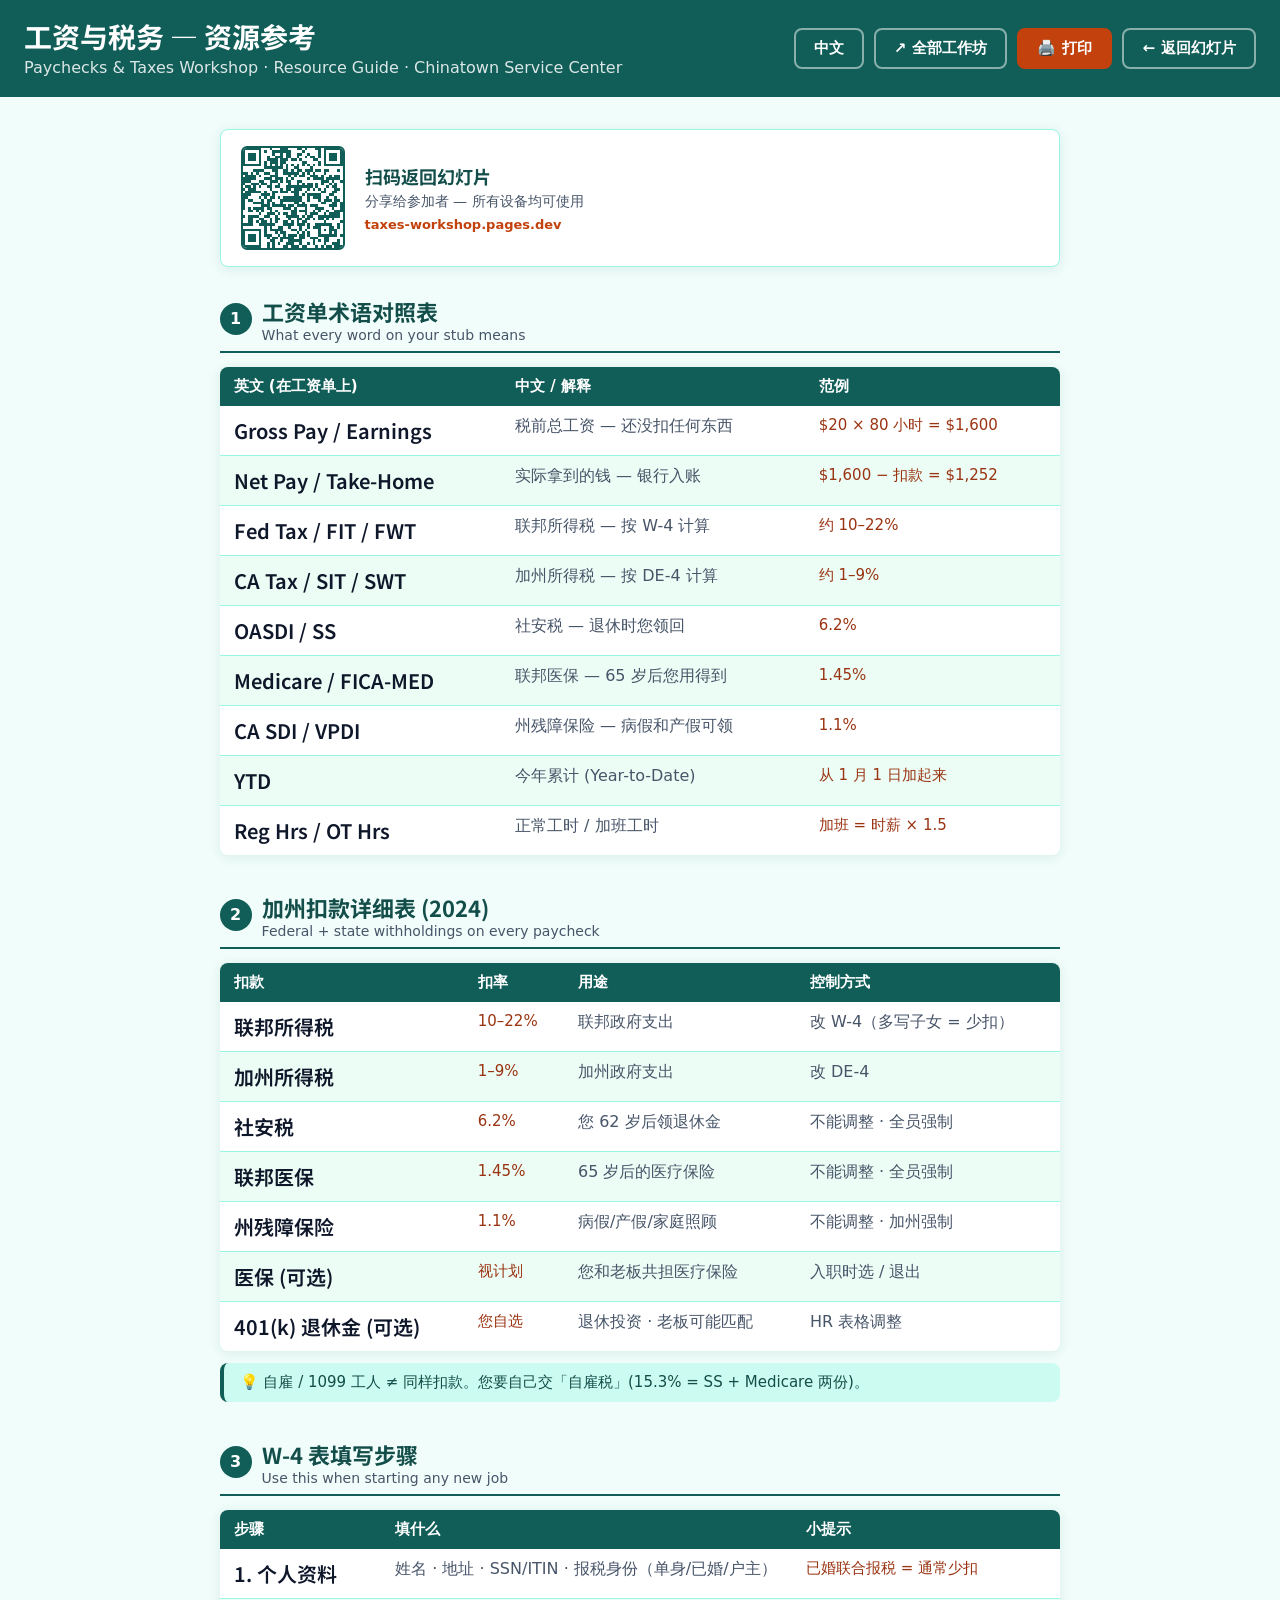
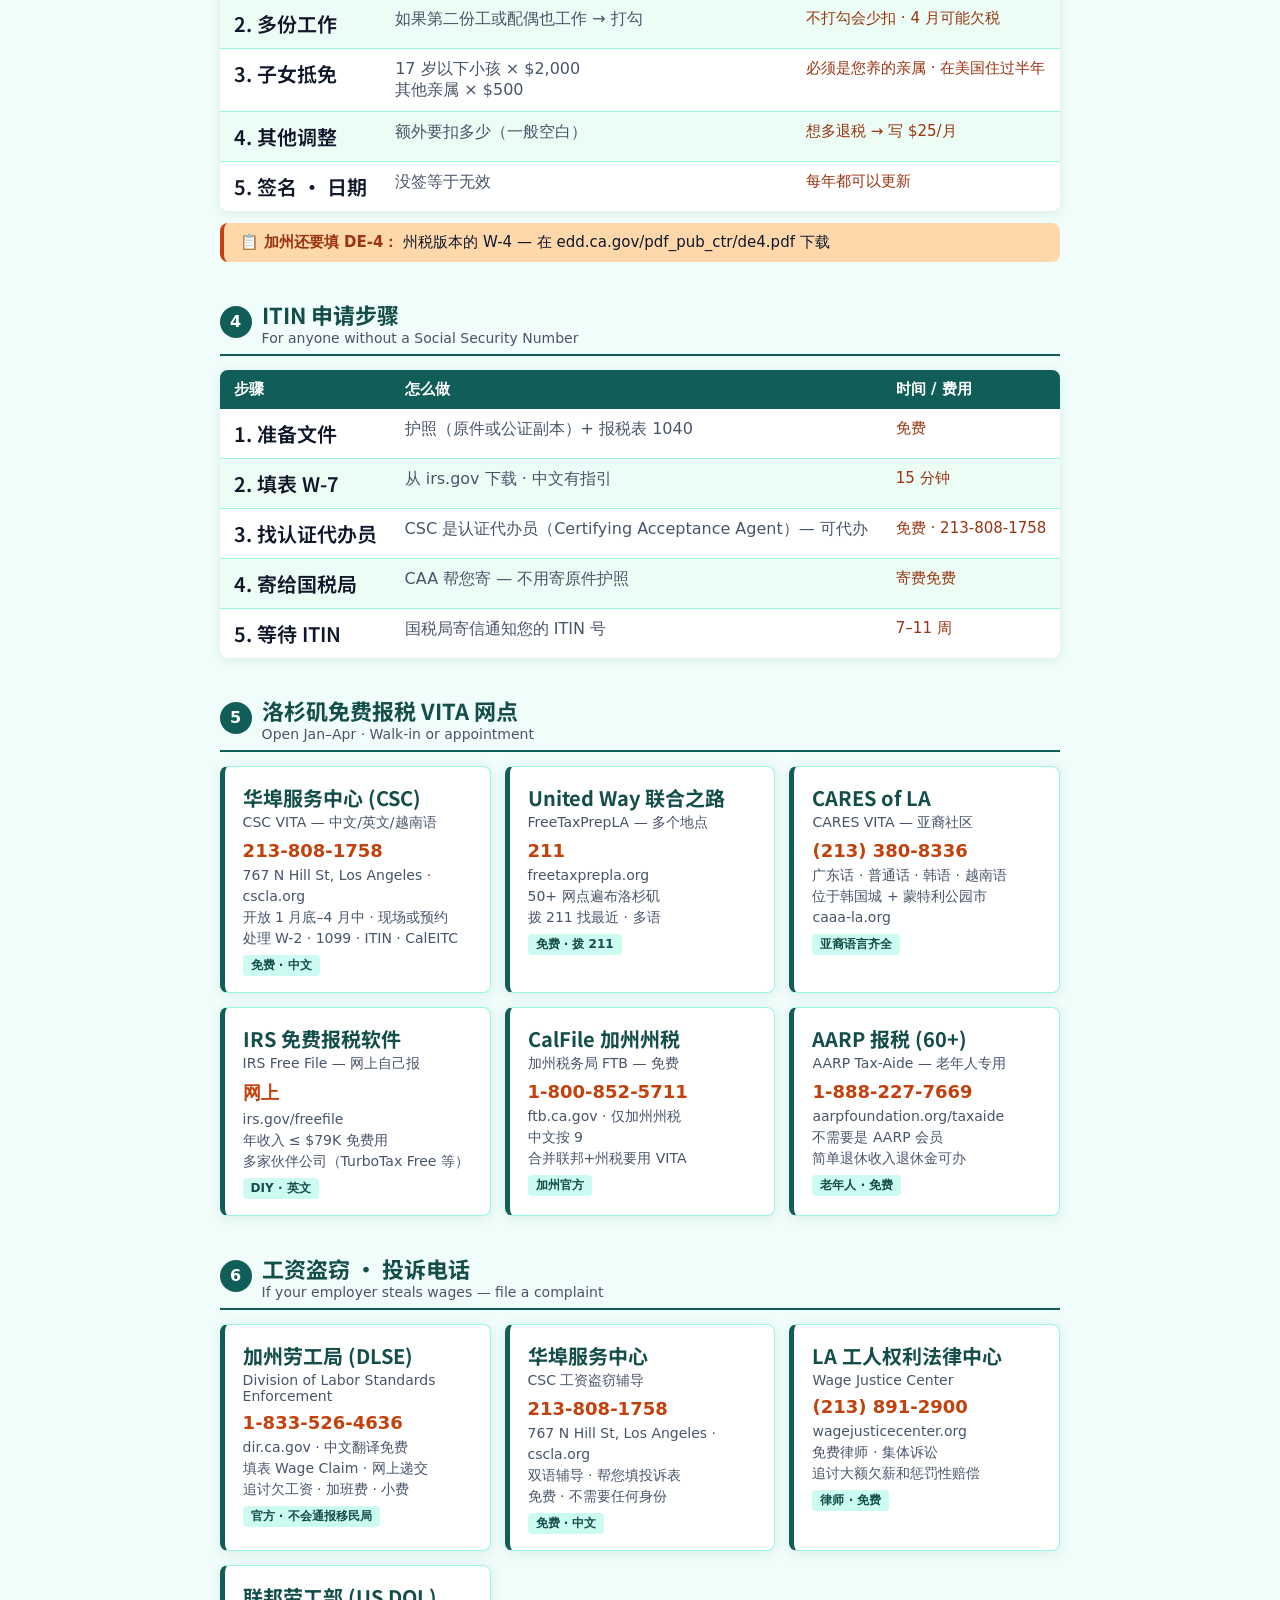
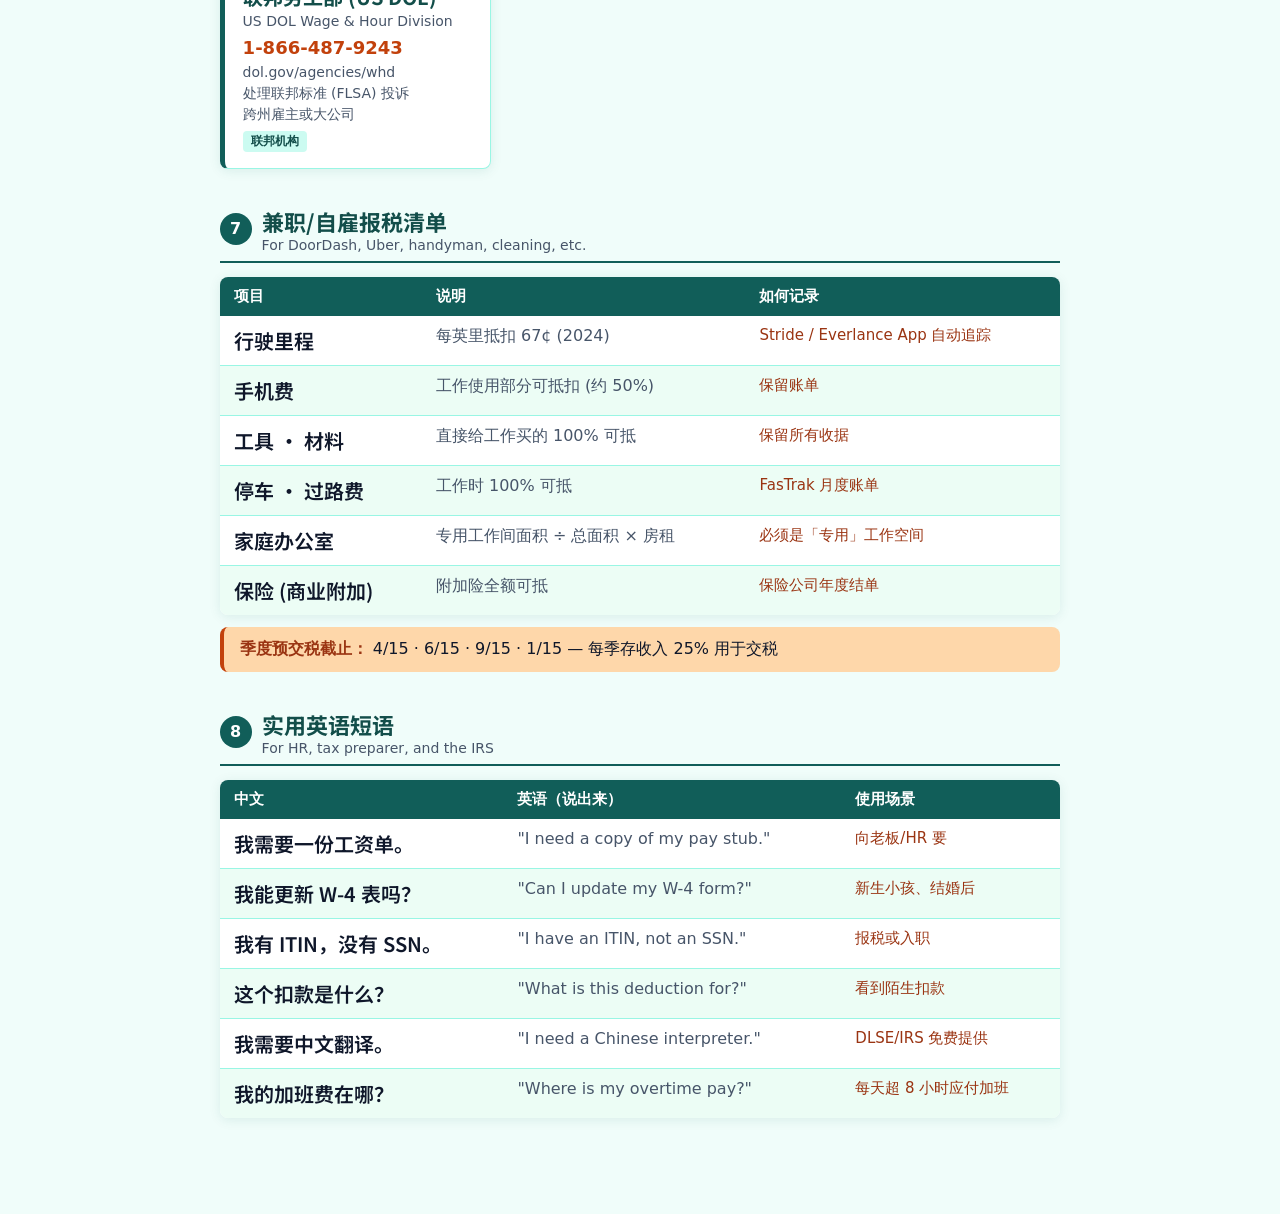
<file: resources.html>
<!DOCTYPE html>
<html lang="zh-CN">
<head>
  <meta charset="UTF-8">
  <meta name="viewport" content="width=device-width, initial-scale=1.0">
  <title>工资与税务资源 · Paychecks &amp; Taxes Resources — CSC</title>
  <meta name="description" content="Workers' tax reference for LA — pay stub glossary, deductions, W-4, ITIN, free VITA tax filing sites, wage theft hotlines. Chinatown Service Center.">
  <link rel="canonical" href="https://taxes-workshop.pages.dev/resources">
  <meta property="og:title" content="工资与税务资源 · Paychecks & Taxes Resources — Chinatown Service Center">
  <meta property="og:description" content="Bilingual workers' tax reference — pay stub glossary, all 5 CA deductions, W-4 / DE-4, ITIN steps, free VITA sites, wage theft hotlines.">
  <meta property="og:type" content="website">
  <meta property="og:url" content="https://taxes-workshop.pages.dev/resources">
  <link rel="icon" href="data:image/svg+xml,<svg xmlns='http://www.w3.org/2000/svg' viewBox='0 0 100 100'><text y='.9em' font-size='90'>💰</text></svg>">
  <meta name="theme-color" content="#115e59">
  <link rel="preconnect" href="https://fonts.googleapis.com">
  <link rel="preconnect" href="https://fonts.gstatic.com" crossorigin>
  <link rel="stylesheet" href="https://fonts.googleapis.com/css2?family=Noto+Sans+SC:wght@400;500;700&display=swap">
  <link rel="stylesheet" href="styles.css">
  <link rel="stylesheet" href="print.css">
</head>
<body class="zh resources-body">
<a class="skip-to-main" href="#main-content">跳至主内容 · Skip to main content</a>

<!-- ── Header ──────────────────────────────────────────── -->
<header class="resources-header no-print">
  <div class="resources-title-block">
    <div class="resources-title-zh">工资与税务 — 资源参考</div>
    <div class="resources-title-en">Paychecks &amp; Taxes Workshop · Resource Guide · Chinatown Service Center</div>
  </div>
  <div class="header-actions">
    <button class="btn-ghost" id="langToggle" data-action="toggle-lang" aria-label="切换语言 · Toggle language">中文</button>
    <a class="btn-ghost" href="https://csc-workshops.pages.dev" target="_blank" rel="noopener">↗ <span class="zh">全部工作坊</span><span class="en">All workshops</span></a>
    <button class="btn-primary print-btn" data-action="print">🖨️ <span class="zh">打印</span><span class="en">Print</span></button>
    <a class="btn-ghost back-link" href="index.html">← <span class="zh">返回幻灯片</span><span class="en">Back to Slides</span></a>
  </div>
</header>

<main class="resources-page" id="main-content">

  <!-- QR top -->
  <div class="qr-top-row no-print" id="qr-top-row">
    <div id="qr-top" role="img" aria-label="QR code linking back to the slides · 返回幻灯片二维码"></div>
    <div class="qr-top-info">
      <div class="qr-top-zh"><span class="zh">扫码返回幻灯片</span><span class="en">Scan to view slides</span></div>
      <div class="qr-top-en"><span class="zh">分享给参加者 — 所有设备均可使用</span><span class="en">Share with participants — works on any device</span></div>
      <div class="qr-top-url">taxes-workshop.pages.dev</div>
    </div>
  </div>

  <!-- ── Section 1: Pay Stub Glossary ─────────────────── -->
  <div class="resource-section">
    <div class="section-header">
      <div class="section-num">1</div>
      <div>
        <div class="section-title-zh"><span class="zh">工资单术语对照表</span><span class="en">Pay Stub Glossary</span></div>
        <div class="section-title-en"><span class="zh">What every word on your stub means</span><span class="en">工资单上每个英文术语的意思</span></div>
      </div>
    </div>
    <table class="res-table">
      <thead>
        <tr>
          <th><span class="zh">英文 (在工资单上)</span><span class="en">English (on stub)</span></th>
          <th><span class="zh">中文 / 解释</span><span class="en">Chinese / Meaning</span></th>
          <th><span class="zh">范例</span><span class="en">Example</span></th>
        </tr>
      </thead>
      <tbody>
        <tr>
          <td class="zh-cell">Gross Pay / Earnings</td>
          <td class="en-cell"><span class="zh">税前总工资 — 还没扣任何东西</span><span class="en">Pre-tax total — before any deductions</span></td>
          <td class="tip-cell"><span class="zh">$20 × 80 小时 = $1,600</span><span class="en">$20 × 80 hrs = $1,600</span></td>
        </tr>
        <tr>
          <td class="zh-cell">Net Pay / Take-Home</td>
          <td class="en-cell"><span class="zh">实际拿到的钱 — 银行入账</span><span class="en">Actual amount deposited</span></td>
          <td class="tip-cell"><span class="zh">$1,600 − 扣款 = $1,252</span><span class="en">$1,600 − deductions = $1,252</span></td>
        </tr>
        <tr>
          <td class="zh-cell">Fed Tax / FIT / FWT</td>
          <td class="en-cell"><span class="zh">联邦所得税 — 按 W-4 计算</span><span class="en">Federal Income Tax — set by W-4</span></td>
          <td class="tip-cell"><span class="zh">约 10–22%</span><span class="en">~10–22%</span></td>
        </tr>
        <tr>
          <td class="zh-cell">CA Tax / SIT / SWT</td>
          <td class="en-cell"><span class="zh">加州所得税 — 按 DE-4 计算</span><span class="en">CA State Tax — set by DE-4</span></td>
          <td class="tip-cell"><span class="zh">约 1–9%</span><span class="en">~1–9%</span></td>
        </tr>
        <tr>
          <td class="zh-cell">OASDI / SS</td>
          <td class="en-cell"><span class="zh">社安税 — 退休时您领回</span><span class="en">Social Security — funds your retirement</span></td>
          <td class="tip-cell">6.2%</td>
        </tr>
        <tr>
          <td class="zh-cell">Medicare / FICA-MED</td>
          <td class="en-cell"><span class="zh">联邦医保 — 65 岁后您用得到</span><span class="en">Medicare — your health care at 65+</span></td>
          <td class="tip-cell">1.45%</td>
        </tr>
        <tr>
          <td class="zh-cell">CA SDI / VPDI</td>
          <td class="en-cell"><span class="zh">州残障保险 — 病假和产假可领</span><span class="en">CA State Disability — covers sick/parental leave</span></td>
          <td class="tip-cell">1.1%</td>
        </tr>
        <tr>
          <td class="zh-cell">YTD</td>
          <td class="en-cell"><span class="zh">今年累计 (Year-to-Date)</span><span class="en">Year-to-Date totals</span></td>
          <td class="tip-cell"><span class="zh">从 1 月 1 日加起来</span><span class="en">Adds up from Jan 1</span></td>
        </tr>
        <tr>
          <td class="zh-cell">Reg Hrs / OT Hrs</td>
          <td class="en-cell"><span class="zh">正常工时 / 加班工时</span><span class="en">Regular Hours / Overtime Hours</span></td>
          <td class="tip-cell"><span class="zh">加班 = 时薪 × 1.5</span><span class="en">OT = rate × 1.5</span></td>
        </tr>
      </tbody>
    </table>
  </div>

  <!-- ── Section 2: All CA Deductions Detail ──────────── -->
  <div class="resource-section">
    <div class="section-header">
      <div class="section-num">2</div>
      <div>
        <div class="section-title-zh"><span class="zh">加州扣款详细表 (2024)</span><span class="en">All CA Paycheck Deductions (2024)</span></div>
        <div class="section-title-en"><span class="zh">Federal + state withholdings on every paycheck</span><span class="en">每张工资单的联邦+州扣款</span></div>
      </div>
    </div>
    <table class="res-table">
      <thead>
        <tr>
          <th><span class="zh">扣款</span><span class="en">Deduction</span></th>
          <th><span class="zh">扣率</span><span class="en">Rate</span></th>
          <th><span class="zh">用途</span><span class="en">What it pays for</span></th>
          <th><span class="zh">控制方式</span><span class="en">How to adjust</span></th>
        </tr>
      </thead>
      <tbody>
        <tr>
          <td class="zh-cell"><span class="zh">联邦所得税</span><span class="en">Federal Income Tax</span></td>
          <td class="tip-cell">10–22%</td>
          <td class="en-cell"><span class="zh">联邦政府支出</span><span class="en">Federal services, military, etc.</span></td>
          <td class="en-cell"><span class="zh">改 W-4（多写子女 = 少扣）</span><span class="en">Update W-4 (more dependents = less withheld)</span></td>
        </tr>
        <tr>
          <td class="zh-cell"><span class="zh">加州所得税</span><span class="en">CA State Tax</span></td>
          <td class="tip-cell">1–9%</td>
          <td class="en-cell"><span class="zh">加州政府支出</span><span class="en">CA schools, roads, etc.</span></td>
          <td class="en-cell"><span class="zh">改 DE-4</span><span class="en">Update DE-4 form</span></td>
        </tr>
        <tr>
          <td class="zh-cell"><span class="zh">社安税</span><span class="en">Social Security (OASDI)</span></td>
          <td class="tip-cell">6.2%</td>
          <td class="en-cell"><span class="zh">您 62 岁后领退休金</span><span class="en">Your retirement at 62+</span></td>
          <td class="en-cell"><span class="zh">不能调整 · 全员强制</span><span class="en">Cannot adjust · Mandatory</span></td>
        </tr>
        <tr>
          <td class="zh-cell"><span class="zh">联邦医保</span><span class="en">Medicare</span></td>
          <td class="tip-cell">1.45%</td>
          <td class="en-cell"><span class="zh">65 岁后的医疗保险</span><span class="en">Your healthcare at 65+</span></td>
          <td class="en-cell"><span class="zh">不能调整 · 全员强制</span><span class="en">Cannot adjust · Mandatory</span></td>
        </tr>
        <tr>
          <td class="zh-cell"><span class="zh">州残障保险</span><span class="en">CA SDI / PFL</span></td>
          <td class="tip-cell">1.1%</td>
          <td class="en-cell"><span class="zh">病假/产假/家庭照顾</span><span class="en">Sick / parental / family-care leave</span></td>
          <td class="en-cell"><span class="zh">不能调整 · 加州强制</span><span class="en">Cannot adjust · CA-mandated</span></td>
        </tr>
        <tr>
          <td class="zh-cell"><span class="zh">医保 (可选)</span><span class="en">Health Insurance (optional)</span></td>
          <td class="tip-cell"><span class="zh">视计划</span><span class="en">varies</span></td>
          <td class="en-cell"><span class="zh">您和老板共担医疗保险</span><span class="en">Employer-sponsored health plan</span></td>
          <td class="en-cell"><span class="zh">入职时选 / 退出</span><span class="en">Enroll / waive at onboarding</span></td>
        </tr>
        <tr>
          <td class="zh-cell"><span class="zh">401(k) 退休金 (可选)</span><span class="en">401(k) (optional)</span></td>
          <td class="tip-cell"><span class="zh">您自选</span><span class="en">your choice</span></td>
          <td class="en-cell"><span class="zh">退休投资 · 老板可能匹配</span><span class="en">Retirement investing · employer may match</span></td>
          <td class="en-cell"><span class="zh">HR 表格调整</span><span class="en">Adjust through HR</span></td>
        </tr>
      </tbody>
    </table>
    <div style="margin-top:12px;background:var(--primary-light);border-left:4px solid var(--primary);border-radius:8px;padding:10px 16px;font-size:15px;color:var(--primary-dark);">
      <span class="zh">💡 自雇 / 1099 工人 ≠ 同样扣款。您要自己交「自雇税」(15.3% = SS + Medicare 两份)。</span>
      <span class="en">💡 Self-employed / 1099 ≠ same deductions. You pay self-employment tax (15.3% = double SS + Medicare).</span>
    </div>
  </div>

  <!-- ── Section 3: W-4 Quick Steps ───────────────────── -->
  <div class="resource-section">
    <div class="section-header">
      <div class="section-num">3</div>
      <div>
        <div class="section-title-zh"><span class="zh">W-4 表填写步骤</span><span class="en">W-4 Form: Step-by-Step</span></div>
        <div class="section-title-en"><span class="zh">Use this when starting any new job</span><span class="en">每份新工作入职时使用</span></div>
      </div>
    </div>
    <table class="res-table">
      <thead>
        <tr>
          <th><span class="zh">步骤</span><span class="en">Step</span></th>
          <th><span class="zh">填什么</span><span class="en">What to fill</span></th>
          <th><span class="zh">小提示</span><span class="en">Tip</span></th>
        </tr>
      </thead>
      <tbody>
        <tr>
          <td class="zh-cell"><span class="zh">1. 个人资料</span><span class="en">1. Personal Info</span></td>
          <td class="en-cell"><span class="zh">姓名 · 地址 · SSN/ITIN · 报税身份（单身/已婚/户主）</span><span class="en">Name · Address · SSN/ITIN · Filing Status (Single/Married/HOH)</span></td>
          <td class="tip-cell"><span class="zh">已婚联合报税 = 通常少扣</span><span class="en">"Married filing jointly" = usually less withheld</span></td>
        </tr>
        <tr>
          <td class="zh-cell"><span class="zh">2. 多份工作</span><span class="en">2. Multiple Jobs</span></td>
          <td class="en-cell"><span class="zh">如果第二份工或配偶也工作 → 打勾</span><span class="en">Check the box if you have a 2nd job or spouse works</span></td>
          <td class="tip-cell"><span class="zh">不打勾会少扣 · 4 月可能欠税</span><span class="en">If unchecked, you may owe at tax time</span></td>
        </tr>
        <tr>
          <td class="zh-cell"><span class="zh">3. 子女抵免</span><span class="en">3. Dependents Credit</span></td>
          <td class="en-cell"><span class="zh">17 岁以下小孩 × $2,000<br>其他亲属 × $500</span><span class="en">Under-17 child × $2,000<br>Other dependent × $500</span></td>
          <td class="tip-cell"><span class="zh">必须是您养的亲属 · 在美国住过半年</span><span class="en">Must support &amp; share home 6+ months</span></td>
        </tr>
        <tr>
          <td class="zh-cell"><span class="zh">4. 其他调整</span><span class="en">4. Other Adjustments</span></td>
          <td class="en-cell"><span class="zh">额外要扣多少（一般空白）</span><span class="en">Extra withholding (usually blank)</span></td>
          <td class="tip-cell"><span class="zh">想多退税 → 写 $25/月</span><span class="en">Want a bigger refund? → write $25/check</span></td>
        </tr>
        <tr>
          <td class="zh-cell"><span class="zh">5. 签名 · 日期</span><span class="en">5. Sign &amp; Date</span></td>
          <td class="en-cell"><span class="zh">没签等于无效</span><span class="en">Unsigned = invalid</span></td>
          <td class="tip-cell"><span class="zh">每年都可以更新</span><span class="en">Update anytime — turn in to HR</span></td>
        </tr>
      </tbody>
    </table>
    <div style="margin-top:12px;background:var(--accent-light);border-left:4px solid var(--accent);border-radius:8px;padding:10px 16px;font-size:15px;">
      <strong style="color:var(--accent-text);"><span class="zh">📋 加州还要填 DE-4：</span><span class="en">📋 CA also requires DE-4: </span></strong>
      <span class="zh">州税版本的 W-4 — 在 edd.ca.gov/pdf_pub_ctr/de4.pdf 下载</span>
      <span class="en">CA state version — download at edd.ca.gov/pdf_pub_ctr/de4.pdf</span>
    </div>
  </div>

  <!-- ── Section 4: ITIN Application ──────────────────── -->
  <div class="resource-section">
    <div class="section-header">
      <div class="section-num">4</div>
      <div>
        <div class="section-title-zh"><span class="zh">ITIN 申请步骤</span><span class="en">How to Get an ITIN</span></div>
        <div class="section-title-en"><span class="zh">For anyone without a Social Security Number</span><span class="en">没有 SSN 的人都可以申请</span></div>
      </div>
    </div>
    <table class="res-table">
      <thead>
        <tr>
          <th><span class="zh">步骤</span><span class="en">Step</span></th>
          <th><span class="zh">怎么做</span><span class="en">What to do</span></th>
          <th><span class="zh">时间 / 费用</span><span class="en">Time / Cost</span></th>
        </tr>
      </thead>
      <tbody>
        <tr>
          <td class="zh-cell"><span class="zh">1. 准备文件</span><span class="en">1. Gather Docs</span></td>
          <td class="en-cell"><span class="zh">护照（原件或公证副本）+ 报税表 1040</span><span class="en">Passport (original or certified copy) + Form 1040</span></td>
          <td class="tip-cell"><span class="zh">免费</span><span class="en">Free</span></td>
        </tr>
        <tr>
          <td class="zh-cell"><span class="zh">2. 填表 W-7</span><span class="en">2. Fill Form W-7</span></td>
          <td class="en-cell"><span class="zh">从 irs.gov 下载 · 中文有指引</span><span class="en">Download from irs.gov · Chinese instructions available</span></td>
          <td class="tip-cell"><span class="zh">15 分钟</span><span class="en">~15 minutes</span></td>
        </tr>
        <tr>
          <td class="zh-cell"><span class="zh">3. 找认证代办员</span><span class="en">3. Find a CAA</span></td>
          <td class="en-cell"><span class="zh">CSC 是认证代办员（Certifying Acceptance Agent）— 可代办</span><span class="en">CSC is a Certifying Acceptance Agent — we can process for you</span></td>
          <td class="tip-cell"><span class="zh">免费 · 213-808-1758</span><span class="en">Free · 213-808-1758</span></td>
        </tr>
        <tr>
          <td class="zh-cell"><span class="zh">4. 寄给国税局</span><span class="en">4. Mail to IRS</span></td>
          <td class="en-cell"><span class="zh">CAA 帮您寄 — 不用寄原件护照</span><span class="en">CAA mails for you — no need to mail original passport</span></td>
          <td class="tip-cell"><span class="zh">寄费免费</span><span class="en">Mailing free</span></td>
        </tr>
        <tr>
          <td class="zh-cell"><span class="zh">5. 等待 ITIN</span><span class="en">5. Wait for ITIN</span></td>
          <td class="en-cell"><span class="zh">国税局寄信通知您的 ITIN 号</span><span class="en">IRS mails you the assigned ITIN number</span></td>
          <td class="tip-cell"><span class="zh">7–11 周</span><span class="en">7–11 weeks</span></td>
        </tr>
      </tbody>
    </table>
  </div>

  <!-- ── Section 5: Free VITA Tax Sites in LA ─────────── -->
  <div class="resource-section">
    <div class="section-header">
      <div class="section-num">5</div>
      <div>
        <div class="section-title-zh"><span class="zh">洛杉矶免费报税 VITA 网点</span><span class="en">Free VITA Tax Sites in LA</span></div>
        <div class="section-title-en"><span class="zh">Open Jan–Apr · Walk-in or appointment</span><span class="en">1–4 月开放 · 预约或自来</span></div>
      </div>
    </div>
    <div class="org-cards">
      <div class="org-card">
        <div class="org-name-zh"><span class="zh">华埠服务中心 (CSC)</span><span class="en">Chinatown Service Center</span></div>
        <div class="org-name-en"><span class="zh">CSC VITA — 中文/英文/越南语</span><span class="en">CSC VITA — Chinese/English/Vietnamese</span></div>
        <div class="org-phone">213-808-1758</div>
        <div class="org-detail">
          <span class="zh">767 N Hill St, Los Angeles · cscla.org<br>开放 1 月底–4 月中 · 现场或预约<br>处理 W-2 · 1099 · ITIN · CalEITC</span>
          <span class="en">767 N Hill St, Los Angeles · cscla.org<br>Open late Jan–mid Apr · Walk-in or appointment<br>Handles W-2, 1099, ITIN, CalEITC</span>
        </div>
        <div class="org-badge"><span class="zh">免费 · 中文</span><span class="en">Free · Chinese available</span></div>
      </div>
      <div class="org-card">
        <div class="org-name-zh"><span class="zh">United Way 联合之路</span><span class="en">United Way of Greater LA</span></div>
        <div class="org-name-en"><span class="zh">FreeTaxPrepLA — 多个地点</span><span class="en">FreeTaxPrepLA — Multiple sites</span></div>
        <div class="org-phone">211</div>
        <div class="org-detail">
          <span class="zh">freetaxprepla.org<br>50+ 网点遍布洛杉矶<br>拨 211 找最近 · 多语</span>
          <span class="en">freetaxprepla.org<br>50+ sites across LA<br>Call 211 for nearest · Multilingual</span>
        </div>
        <div class="org-badge"><span class="zh">免费 · 拨 211</span><span class="en">Free · Dial 211</span></div>
      </div>
      <div class="org-card">
        <div class="org-name-zh"><span class="zh">CARES of LA</span><span class="en">Center for Asians United</span></div>
        <div class="org-name-en"><span class="zh">CARES VITA — 亚裔社区</span><span class="en">CARES VITA — Asian community</span></div>
        <div class="org-phone">(213) 380-8336</div>
        <div class="org-detail">
          <span class="zh">广东话 · 普通话 · 韩语 · 越南语<br>位于韩国城 + 蒙特利公园市<br>caaa-la.org</span>
          <span class="en">Cantonese · Mandarin · Korean · Vietnamese<br>Sites in Koreatown + Monterey Park<br>caaa-la.org</span>
        </div>
        <div class="org-badge"><span class="zh">亚裔语言齐全</span><span class="en">Asian languages</span></div>
      </div>
      <div class="org-card">
        <div class="org-name-zh"><span class="zh">IRS 免费报税软件</span><span class="en">IRS Free File</span></div>
        <div class="org-name-en"><span class="zh">IRS Free File — 网上自己报</span><span class="en">IRS Free File — DIY online</span></div>
        <div class="org-phone"><span class="zh">网上</span><span class="en">Online</span></div>
        <div class="org-detail">
          <span class="zh">irs.gov/freefile<br>年收入 ≤ $79K 免费用<br>多家伙伴公司（TurboTax Free 等）</span>
          <span class="en">irs.gov/freefile<br>Income ≤ $79K — free use<br>Partner software (TurboTax Free, etc.)</span>
        </div>
        <div class="org-badge"><span class="zh">DIY · 英文</span><span class="en">DIY · English</span></div>
      </div>
      <div class="org-card">
        <div class="org-name-zh"><span class="zh">CalFile 加州州税</span><span class="en">CalFile (CA State)</span></div>
        <div class="org-name-en"><span class="zh">加州税务局 FTB — 免费</span><span class="en">CA Franchise Tax Board — Free</span></div>
        <div class="org-phone">1-800-852-5711</div>
        <div class="org-detail">
          <span class="zh">ftb.ca.gov · 仅加州州税<br>中文按 9<br>合并联邦+州税要用 VITA</span>
          <span class="en">ftb.ca.gov · CA state return only<br>Press 9 for Chinese<br>For federal+state combined, use VITA</span>
        </div>
        <div class="org-badge"><span class="zh">加州官方</span><span class="en">Official CA</span></div>
      </div>
      <div class="org-card">
        <div class="org-name-zh"><span class="zh">AARP 报税 (60+)</span><span class="en">AARP Tax-Aide (60+)</span></div>
        <div class="org-name-en"><span class="zh">AARP Tax-Aide — 老年人专用</span><span class="en">AARP Tax-Aide — Seniors</span></div>
        <div class="org-phone">1-888-227-7669</div>
        <div class="org-detail">
          <span class="zh">aarpfoundation.org/taxaide<br>不需要是 AARP 会员<br>简单退休收入退休金可办</span>
          <span class="en">aarpfoundation.org/taxaide<br>No AARP membership required<br>Best for simple senior returns</span>
        </div>
        <div class="org-badge"><span class="zh">老年人 · 免费</span><span class="en">60+ · Free</span></div>
      </div>
    </div>
  </div>

  <!-- ── Section 6: Wage Theft Help ───────────────────── -->
  <div class="resource-section">
    <div class="section-header">
      <div class="section-num">6</div>
      <div>
        <div class="section-title-zh"><span class="zh">工资盗窃 · 投诉电话</span><span class="en">Wage Theft Help</span></div>
        <div class="section-title-en"><span class="zh">If your employer steals wages — file a complaint</span><span class="en">如果老板偷工资 — 这些机构可以帮您</span></div>
      </div>
    </div>
    <div class="org-cards">
      <div class="org-card">
        <div class="org-name-zh"><span class="zh">加州劳工局 (DLSE)</span><span class="en">CA Labor Commissioner (DLSE)</span></div>
        <div class="org-name-en"><span class="zh">Division of Labor Standards Enforcement</span><span class="en">DLSE — 加州劳工标准执行</span></div>
        <div class="org-phone">1-833-526-4636</div>
        <div class="org-detail">
          <span class="zh">dir.ca.gov · 中文翻译免费<br>填表 Wage Claim · 网上递交<br>追讨欠工资 · 加班费 · 小费</span>
          <span class="en">dir.ca.gov · Free Chinese interpretation<br>File a Wage Claim online<br>Recover unpaid wages, OT, tips</span>
        </div>
        <div class="org-badge"><span class="zh">官方 · 不会通报移民局</span><span class="en">Official · No immigration check</span></div>
      </div>
      <div class="org-card">
        <div class="org-name-zh"><span class="zh">华埠服务中心</span><span class="en">Chinatown Service Center</span></div>
        <div class="org-name-en"><span class="zh">CSC 工资盗窃辅导</span><span class="en">CSC Wage Theft Counseling</span></div>
        <div class="org-phone">213-808-1758</div>
        <div class="org-detail">
          <span class="zh">767 N Hill St, Los Angeles · cscla.org<br>双语辅导 · 帮您填投诉表<br>免费 · 不需要任何身份</span>
          <span class="en">767 N Hill St, Los Angeles · cscla.org<br>Bilingual support filing complaints<br>Free · No status required</span>
        </div>
        <div class="org-badge"><span class="zh">免费 · 中文</span><span class="en">Free · Chinese</span></div>
      </div>
      <div class="org-card">
        <div class="org-name-zh"><span class="zh">LA 工人权利法律中心</span><span class="en">LA Wage Justice Coalition</span></div>
        <div class="org-name-en"><span class="zh">Wage Justice Center</span><span class="en">工资正义中心</span></div>
        <div class="org-phone">(213) 891-2900</div>
        <div class="org-detail">
          <span class="zh">wagejusticecenter.org<br>免费律师 · 集体诉讼<br>追讨大额欠薪和惩罚性赔偿</span>
          <span class="en">wagejusticecenter.org<br>Free attorneys · Class actions<br>Large wage theft + penalties</span>
        </div>
        <div class="org-badge"><span class="zh">律师 · 免费</span><span class="en">Free attorneys</span></div>
      </div>
      <div class="org-card">
        <div class="org-name-zh"><span class="zh">联邦劳工部 (US DOL)</span><span class="en">US Dept of Labor</span></div>
        <div class="org-name-en"><span class="zh">US DOL Wage &amp; Hour Division</span><span class="en">联邦劳工部 — 工资工时部</span></div>
        <div class="org-phone">1-866-487-9243</div>
        <div class="org-detail">
          <span class="zh">dol.gov/agencies/whd<br>处理联邦标准 (FLSA) 投诉<br>跨州雇主或大公司</span>
          <span class="en">dol.gov/agencies/whd<br>Handles federal (FLSA) violations<br>Multi-state employers / large companies</span>
        </div>
        <div class="org-badge"><span class="zh">联邦机构</span><span class="en">Federal agency</span></div>
      </div>
    </div>
  </div>

  <!-- ── Section 7: Gig Worker Tax Checklist ──────────── -->
  <div class="resource-section">
    <div class="section-header">
      <div class="section-num">7</div>
      <div>
        <div class="section-title-zh"><span class="zh">兼职/自雇报税清单</span><span class="en">Gig &amp; Self-Employed Tax Checklist</span></div>
        <div class="section-title-en"><span class="zh">For DoorDash, Uber, handyman, cleaning, etc.</span><span class="en">DoorDash · Uber · 装修 · 清洁等通用</span></div>
      </div>
    </div>
    <table class="res-table">
      <thead>
        <tr>
          <th><span class="zh">项目</span><span class="en">Item</span></th>
          <th><span class="zh">说明</span><span class="en">What it is</span></th>
          <th><span class="zh">如何记录</span><span class="en">How to track</span></th>
        </tr>
      </thead>
      <tbody>
        <tr>
          <td class="zh-cell"><span class="zh">行驶里程</span><span class="en">Business Mileage</span></td>
          <td class="en-cell"><span class="zh">每英里抵扣 67¢ (2024)</span><span class="en">67¢ per mile deduction (2024)</span></td>
          <td class="tip-cell"><span class="zh">Stride / Everlance App 自动追踪</span><span class="en">Stride / Everlance app auto-tracks</span></td>
        </tr>
        <tr>
          <td class="zh-cell"><span class="zh">手机费</span><span class="en">Phone Bill</span></td>
          <td class="en-cell"><span class="zh">工作使用部分可抵扣 (约 50%)</span><span class="en">Work-use portion deductible (~50%)</span></td>
          <td class="tip-cell"><span class="zh">保留账单</span><span class="en">Keep monthly bills</span></td>
        </tr>
        <tr>
          <td class="zh-cell"><span class="zh">工具 · 材料</span><span class="en">Tools / Supplies</span></td>
          <td class="en-cell"><span class="zh">直接给工作买的 100% 可抵</span><span class="en">Bought for work — 100% deductible</span></td>
          <td class="tip-cell"><span class="zh">保留所有收据</span><span class="en">Save all receipts</span></td>
        </tr>
        <tr>
          <td class="zh-cell"><span class="zh">停车 · 过路费</span><span class="en">Parking · Tolls</span></td>
          <td class="en-cell"><span class="zh">工作时 100% 可抵</span><span class="en">100% deductible during work</span></td>
          <td class="tip-cell"><span class="zh">FasTrak 月度账单</span><span class="en">FasTrak monthly statements</span></td>
        </tr>
        <tr>
          <td class="zh-cell"><span class="zh">家庭办公室</span><span class="en">Home Office</span></td>
          <td class="en-cell"><span class="zh">专用工作间面积 ÷ 总面积 × 房租</span><span class="en">Dedicated work area ÷ total ÷ rent</span></td>
          <td class="tip-cell"><span class="zh">必须是「专用」工作空间</span><span class="en">Must be exclusive work space</span></td>
        </tr>
        <tr>
          <td class="zh-cell"><span class="zh">保险 (商业附加)</span><span class="en">Insurance (rideshare endorsement)</span></td>
          <td class="en-cell"><span class="zh">附加险全额可抵</span><span class="en">Endorsement 100% deductible</span></td>
          <td class="tip-cell"><span class="zh">保险公司年度结单</span><span class="en">Insurer annual statement</span></td>
        </tr>
      </tbody>
    </table>
    <div style="margin-top:12px;background:var(--accent-light);border-left:4px solid var(--accent);border-radius:8px;padding:12px 16px;font-size:16px;">
      <strong style="color:var(--accent-text);"><span class="zh">季度预交税截止：</span><span class="en">Quarterly Tax Due: </span></strong>
      <span class="zh">4/15 · 6/15 · 9/15 · 1/15</span>
      <span class="en">Apr 15 · Jun 15 · Sep 15 · Jan 15</span>
      <span class="zh"> — 每季存收入 25% 用于交税</span>
      <span class="en"> — Save 25% of earnings each quarter</span>
    </div>
  </div>

  <!-- ── Section 8: Useful English Phrases ────────────── -->
  <div class="resource-section">
    <div class="section-header">
      <div class="section-num">8</div>
      <div>
        <div class="section-title-zh"><span class="zh">实用英语短语</span><span class="en">Useful English Phrases</span></div>
        <div class="section-title-en"><span class="zh">For HR, tax preparer, and the IRS</span><span class="en">与 HR、报税员、国税局沟通时常用</span></div>
      </div>
    </div>
    <table class="res-table">
      <thead>
        <tr>
          <th><span class="zh">中文</span><span class="en">Chinese</span></th>
          <th><span class="zh">英语（说出来）</span><span class="en">English (say this)</span></th>
          <th><span class="zh">使用场景</span><span class="en">When to use</span></th>
        </tr>
      </thead>
      <tbody>
        <tr>
          <td class="zh-cell"><span class="zh">我需要一份工资单。</span><span class="en">I need a copy of my pay stub.</span></td>
          <td class="en-cell">"I need a copy of my pay stub."</td>
          <td class="tip-cell"><span class="zh">向老板/HR 要</span><span class="en">Asking HR</span></td>
        </tr>
        <tr>
          <td class="zh-cell"><span class="zh">我能更新 W-4 表吗？</span><span class="en">Can I update my W-4?</span></td>
          <td class="en-cell">"Can I update my W-4 form?"</td>
          <td class="tip-cell"><span class="zh">新生小孩、结婚后</span><span class="en">After baby, marriage</span></td>
        </tr>
        <tr>
          <td class="zh-cell"><span class="zh">我有 ITIN，没有 SSN。</span><span class="en">I have an ITIN, not an SSN.</span></td>
          <td class="en-cell">"I have an ITIN, not an SSN."</td>
          <td class="tip-cell"><span class="zh">报税或入职</span><span class="en">Tax prep or onboarding</span></td>
        </tr>
        <tr>
          <td class="zh-cell"><span class="zh">这个扣款是什么？</span><span class="en">What is this deduction for?</span></td>
          <td class="en-cell">"What is this deduction for?"</td>
          <td class="tip-cell"><span class="zh">看到陌生扣款</span><span class="en">Unfamiliar item on stub</span></td>
        </tr>
        <tr>
          <td class="zh-cell"><span class="zh">我需要中文翻译。</span><span class="en">I need a Chinese interpreter.</span></td>
          <td class="en-cell">"I need a Chinese interpreter."</td>
          <td class="tip-cell"><span class="zh">DLSE/IRS 免费提供</span><span class="en">Free at DLSE/IRS</span></td>
        </tr>
        <tr>
          <td class="zh-cell"><span class="zh">我的加班费在哪？</span><span class="en">Where's my overtime pay?</span></td>
          <td class="en-cell">"Where is my overtime pay?"</td>
          <td class="tip-cell"><span class="zh">每天超 8 小时应付加班</span><span class="en">Over 8 hrs/day = OT due</span></td>
        </tr>
      </tbody>
    </table>
  </div>

</main>

<script src="qrcode.min.js"></script>
<script src="resources.js"></script>
</body>
</html>
</file>
<file: styles.css>
/* ─── CSS Custom Properties ─────────────────────────────── */
:root {
  --bg:           #f0fdfa;
  --surface:      #ffffff;
  --primary:      #115e59;
  --primary-dark: #134e4a;
  --primary-light:#ccfbf1;
  --accent:       #c2410c;
  --accent-text:  #9a3412;
  --accent-light: #fed7aa;
  --text:         #0f172a;
  --text-sub:     #475569;
  --border:       #99f6e4;
  --shadow:       0 2px 12px rgba(17,94,89,0.10);
  --radius-card:  8px;
  --radius-activity: 12px;
  --radius-btn:   8px;
  --transition:   200ms ease;
  /* Activity match-state colors — teal / copper / emerald / red */
  --match-1:      #115e59;
  --match-1-bg:   #ccfbf1;
  --match-2:      #c2410c;
  --match-2-bg:   #fed7aa;
  --match-3:      #047857;
  --match-3-bg:   #d1fae5;
  --match-4:      #b91c1c;
  --match-4-bg:   #fee2e2;
}

/* ─── Slide Transition ──────────────────────────────────── */
@keyframes slideFadeIn {
  from { opacity: 0; transform: translateY(6px); }
  to   { opacity: 1; transform: translateY(0); }
}

/* ─── Reset ─────────────────────────────────────────────── */
*, *::before, *::after { box-sizing: border-box; margin: 0; padding: 0; }
html { font-size: 16px; }
body {
  font-family: -apple-system, BlinkMacSystemFont, "Segoe UI", system-ui, sans-serif;
  background: var(--bg);
  color: var(--text);
  height: 100dvh;
  overflow: hidden;
  display: flex;
  flex-direction: column;
}

/* ─── Language Visibility ───────────────────────────────── */
body.zh .en { display: none !important; }
body:not(.zh) .zh { display: none !important; }

/* ─── Suppress focus ring on programmatic heading focus ─── */
h1:focus:not(:focus-visible),
h2:focus:not(:focus-visible) { outline: none; }
[tabindex="-1"]:focus { outline: none; }

/* ─── Explicit focus-visible for interactive elements ───── */
.nav-btn:focus-visible,
.reveal-btn:focus-visible,
.lang-toggle:focus-visible {
  outline: 3px solid #fff;
  outline-offset: 2px;
}
a:focus-visible {
  outline: 3px solid var(--primary);
  outline-offset: 2px;
  border-radius: 2px;
}

/* ─── Skip Link ─────────────────────────────────────────── */
.skip-to-main {
  position: absolute;
  left: -9999px;
  top: 0;
  background: var(--primary);
  color: #fff;
  padding: 8px 16px;
  z-index: 100;
  border-radius: 0 0 8px 0;
}
.skip-to-main:focus { left: 0; }

/* ─── Noscript ──────────────────────────────────────────── */
.noscript-msg {
  position: fixed; inset: 0;
  display: flex; align-items: center; justify-content: center;
  background: var(--bg); font-size: 1.25rem;
  padding: 2rem; text-align: center;
}

/* ─── Header ────────────────────────────────────────────── */
.slide-header {
  display: flex;
  align-items: center;
  justify-content: space-between;
  padding: 10px 20px;
  background: var(--primary);
  color: #fff;
  flex-shrink: 0;
  min-height: 44px;
}
.section-label {
  font-size: 14px;
  font-weight: 600;
  letter-spacing: 0.03em;
  opacity: 0.9;
}
.slide-counter {
  font-size: 14px;
  font-weight: 600;
  background: rgba(255,255,255,0.2);
  padding: 3px 10px;
  border-radius: 20px;
}

.header-right {
  display: flex;
  align-items: center;
  gap: 10px;
}

.lang-toggle {
  background: rgba(255,255,255,0.18);
  color: #fff;
  border: 1.5px solid rgba(255,255,255,0.4);
  border-radius: var(--radius-btn);
  padding: 4px 12px;
  font-size: 13px;
  font-weight: 600;
  cursor: pointer;
  transition: background var(--transition);
  line-height: 1.4;
  flex-shrink: 0;
}
.lang-toggle:hover { background: rgba(255,255,255,0.28); }

/* ─── Slides Area ───────────────────────────────────────── */
.slides-area {
  flex: 1;
  position: relative;
  overflow: hidden;
}

/* ─── Slide Base ────────────────────────────────────────── */
.slide {
  display: none;
  position: absolute;
  inset: 0;
  background: var(--bg);
  overflow-y: auto;
  padding: 32px 40px 24px;
}
.slide.active { display: flex; flex-direction: column; animation: slideFadeIn 220ms ease-out; }
.slide-centered { align-items: center; text-align: center; }
.slide-inner { width: 100%; max-width: 1100px; margin: 0 auto; }
.slide-centered .slide-inner { display: flex; flex-direction: column; align-items: center; }

/* ─── Title Slide ───────────────────────────────────────── */
.title-slide {
  background: radial-gradient(ellipse at 60% 40%, #0d9488 0%, var(--primary) 55%, var(--primary-dark) 100%);
  justify-content: center;
  color: #fff;
}
.title-slide .slide-inner { text-align: center; }
.csc-name {
  font-size: 18px;
  font-weight: 500;
  opacity: 0.85;
  margin-bottom: 24px;
  letter-spacing: 0.04em;
}
.main-title {
  font-family: "PingFang SC", "Noto Sans SC", "Microsoft YaHei", sans-serif;
  font-size: 64px;
  font-weight: 700;
  line-height: 1.2;
  margin-bottom: 12px;
  text-shadow: 0 2px 8px rgba(0,0,0,0.2);
}
.main-subtitle {
  font-size: 32px;
  font-weight: 400;
  opacity: 0.88;
  margin-bottom: 32px;
}
.date-line { font-size: 18px; opacity: 0.72; margin-bottom: 36px; }
.start-hint {
  display: inline-block;
  font-size: 16px;
  opacity: 0.68;
  background: rgba(255,255,255,0.15);
  padding: 6px 16px;
  border-radius: 20px;
  border: 1px solid rgba(255,255,255,0.3);
}

/* ─── Topic Badge ───────────────────────────────────────── */
.topic-badge svg { vertical-align: middle; }
.topic-badge {
  display: inline-flex;
  align-items: center;
  gap: 6px;
  background: var(--primary-light);
  color: var(--primary-dark);
  font-size: 14px;
  font-weight: 700;
  padding: 5px 14px;
  border-radius: 20px;
  margin-bottom: 16px;
  text-transform: uppercase;
  letter-spacing: 0.04em;
}

/* ─── Slide Headings ────────────────────────────────────── */
.zh-headline {
  font-family: "PingFang SC", "Noto Sans SC", "Microsoft YaHei", sans-serif;
  font-size: 48px;
  font-weight: 700;
  color: var(--primary-dark);
  line-height: 1.2;
  margin-bottom: 6px;
}
.en-subtitle {
  font-size: 22px;
  font-weight: 500;
  color: var(--text-sub);
  margin-bottom: 24px;
  line-height: 1.4;
}

/* ─── Reveal Button ─────────────────────────────────────── */
.reveal-btn {
  background: var(--accent);
  color: #fff;
  border: none;
  border-radius: var(--radius-btn);
  padding: 14px 32px;
  font-size: 20px;
  font-weight: 700;
  cursor: pointer;
  transition: background var(--transition), transform var(--transition);
  font-family: "PingFang SC", "Noto Sans SC", "Microsoft YaHei", -apple-system, sans-serif;
  margin-top: 12px;
}
.reveal-btn:hover { background: #9a3412; transform: translateY(-1px); }
.reveal-btn:disabled { background: var(--border); color: var(--text-sub); cursor: not-allowed; transform: none; }

/* ─── Activity Slide ────────────────────────────────────── */
.activity-slide { background: var(--accent-light); }
.activity-slide .topic-badge {
  background: #fff;
  color: var(--accent-text);
}
.activity-slide .zh-headline,
.activity-slide .en-subtitle {
  color: var(--primary-dark);
}

/* ─── Agenda Grid ────────────────────────────────────────── */
.agenda-grid {
  display: grid;
  grid-template-columns: repeat(3, 1fr);
  gap: 20px;
  width: 100%;
  margin-top: 8px;
}
.agenda-card {
  background: var(--surface);
  border: 1.5px solid var(--border);
  border-radius: var(--radius-card);
  padding: 28px 20px;
  text-align: center;
  box-shadow: var(--shadow);
}
.agenda-num {
  font-size: 20px;
  font-weight: 900;
  color: var(--accent);
  margin-bottom: 8px;
}
.agenda-icon { display: block; margin: 0 auto 12px; color: var(--accent); }
.agenda-zh {
  font-family: "PingFang SC", "Noto Sans SC", "Microsoft YaHei", sans-serif;
  font-size: 28px;
  font-weight: 700;
  color: var(--primary-dark);
  margin-bottom: 6px;
}
.agenda-en { font-size: 16px; color: var(--text-sub); }

/* ─── Pay Stub (Slide 3) ─────────────────────────────────── */
.paystub {
  width: 100%;
  background: var(--surface);
  border: 2px solid var(--primary);
  border-radius: var(--radius-card);
  box-shadow: var(--shadow);
  overflow: hidden;
  font-family: "Menlo", "SF Mono", monospace;
}
.paystub-header {
  background: var(--primary);
  color: #fff;
  padding: 12px 20px;
  display: flex;
  justify-content: space-between;
  align-items: center;
  font-family: -apple-system, "PingFang SC", "Noto Sans SC", sans-serif;
  flex-wrap: wrap;
  gap: 8px;
}
.paystub-employer {
  font-weight: 700;
  font-size: 18px;
}
.paystub-period {
  font-size: 13px;
  opacity: 0.85;
}
.paystub-row {
  display: grid;
  grid-template-columns: 24px 1fr auto 1fr;
  gap: 14px;
  padding: 10px 20px;
  border-bottom: 1px solid var(--border);
  align-items: center;
  font-size: 16px;
  position: relative;
}
.paystub-row.gross {
  background: var(--primary-light);
  font-weight: 700;
}
.paystub-row.net {
  background: var(--accent-light);
  font-weight: 800;
  font-size: 18px;
  color: var(--accent-text);
  border-bottom: none;
  border-top: 2px solid var(--accent);
}
.paystub-row.section-head {
  background: #f8fafc;
  font-weight: 700;
  color: var(--primary-dark);
  font-size: 14px;
  text-transform: uppercase;
  letter-spacing: 0.05em;
  font-family: -apple-system, "PingFang SC", "Noto Sans SC", sans-serif;
  padding: 6px 20px;
  grid-template-columns: 24px 1fr;
}
.paystub-num {
  display: inline-flex;
  align-items: center;
  justify-content: center;
  width: 22px;
  height: 22px;
  border-radius: 50%;
  background: var(--accent);
  color: #fff;
  font-weight: 800;
  font-size: 13px;
  font-family: -apple-system, sans-serif;
}
.paystub-label-zh {
  font-family: "PingFang SC", "Noto Sans SC", "Microsoft YaHei", sans-serif;
  font-weight: 600;
}
.paystub-note {
  color: var(--text-sub);
  font-size: 12px;
  font-family: -apple-system, sans-serif;
  text-align: right;
  justify-self: end;
}
.paystub-amount {
  text-align: right;
  font-variant-numeric: tabular-nums;
  font-weight: 700;
}
.paystub-amount.deduct { color: var(--accent-text); }
.paystub-amount.deduct::before { content: "−"; }

/* ─── Deduction Grid (Slide 4) ─────────────────────────────── */
.deduction-grid {
  display: grid;
  grid-template-columns: repeat(5, 1fr);
  gap: 12px;
  width: 100%;
}
.deduction-card {
  background: var(--surface);
  border: 1.5px solid var(--border);
  border-top: 4px solid var(--primary);
  border-radius: var(--radius-card);
  padding: 16px 14px;
  text-align: center;
  box-shadow: var(--shadow);
}
.deduction-card.state    { border-top-color: var(--accent); }
.deduction-card.ss       { border-top-color: #0d9488; }
.deduction-card.medicare { border-top-color: #047857; }
.deduction-card.sdi      { border-top-color: #f59e0b; }
.deduction-tag {
  font-size: 12px;
  font-weight: 800;
  color: var(--primary);
  text-transform: uppercase;
  letter-spacing: 0.05em;
  margin-bottom: 6px;
}
.deduction-card.state    .deduction-tag { color: var(--accent); }
.deduction-card.ss       .deduction-tag { color: #0d9488; }
.deduction-card.medicare .deduction-tag { color: #047857; }
.deduction-card.sdi      .deduction-tag { color: #b45309; }
.deduction-rate {
  font-size: 26px;
  font-weight: 800;
  color: var(--text);
  margin-bottom: 4px;
  font-variant-numeric: tabular-nums;
}
.deduction-name-zh {
  font-family: "PingFang SC", "Noto Sans SC", "Microsoft YaHei", sans-serif;
  font-size: 17px;
  font-weight: 700;
  color: var(--primary-dark);
  margin-bottom: 4px;
  line-height: 1.25;
}
.deduction-name-en {
  font-size: 12px;
  color: var(--text-sub);
  line-height: 1.3;
}

/* ─── W-4 Walkthrough (Slide 5) ─────────────────────────── */
.w4-steps {
  display: grid;
  grid-template-columns: repeat(5, 1fr);
  gap: 12px;
  width: 100%;
  margin-bottom: 14px;
}
.w4-step {
  background: var(--surface);
  border: 1.5px solid var(--border);
  border-radius: var(--radius-card);
  padding: 14px 12px;
  text-align: center;
  box-shadow: var(--shadow);
  position: relative;
}
.w4-step-num {
  width: 32px;
  height: 32px;
  border-radius: 50%;
  background: var(--primary);
  color: #fff;
  font-size: 16px;
  font-weight: 800;
  display: flex;
  align-items: center;
  justify-content: center;
  margin: 0 auto 8px;
}
.w4-step-icon { color: var(--accent); margin-bottom: 8px; }
.w4-step-zh {
  font-family: "PingFang SC", "Noto Sans SC", "Microsoft YaHei", sans-serif;
  font-size: 18px;
  font-weight: 700;
  color: var(--text);
  margin-bottom: 4px;
  line-height: 1.25;
}
.w4-step-en {
  font-size: 12px;
  color: var(--text-sub);
  line-height: 1.3;
}

/* ─── Wrong Paycheck Activity (Slide 6) ──────────────────── */
.wrong-paystub {
  width: 100%;
  background: var(--surface);
  border: 2px solid var(--accent);
  border-radius: var(--radius-card);
  box-shadow: var(--shadow);
  overflow: hidden;
  margin-bottom: 14px;
  font-family: "Menlo", "SF Mono", monospace;
}
.wrong-row {
  display: grid;
  grid-template-columns: 1fr auto auto auto;
  gap: 14px;
  padding: 8px 20px;
  border-bottom: 1px solid var(--border);
  align-items: center;
  font-size: 15px;
}
.wrong-row.head {
  background: var(--primary);
  color: #fff;
  font-weight: 700;
  font-size: 13px;
  font-family: -apple-system, sans-serif;
  text-transform: uppercase;
  letter-spacing: 0.04em;
}
.wrong-row.total {
  background: var(--primary-light);
  font-weight: 800;
  font-size: 16px;
  border-bottom: none;
}
.wrong-row .label {
  font-family: "PingFang SC", "Noto Sans SC", "Microsoft YaHei", sans-serif;
  font-weight: 600;
}
.wrong-row .num {
  font-variant-numeric: tabular-nums;
  font-weight: 700;
  text-align: right;
  min-width: 70px;
}
.wrong-row.flagged {
  background: var(--match-4-bg);
  position: relative;
}
.wrong-row.flagged.shown {
  border-left: 6px solid var(--match-4);
}
.wrong-row.flagged.shown .num.rate {
  color: var(--match-4);
  text-decoration: line-through;
}
.wrong-row.flagged.shown .num.rate::after {
  content: " → $24";
  color: var(--match-4);
  font-weight: 900;
  text-decoration: none;
  margin-left: 4px;
}

/* ─── ITIN vs SSN Comparison (Slide 7) ───────────────────── */
.compare-grid {
  display: grid;
  grid-template-columns: 1fr 1fr;
  gap: 18px;
  width: 100%;
  margin-bottom: 14px;
}
.compare-col {
  background: var(--surface);
  border: 1.5px solid var(--border);
  border-radius: var(--radius-card);
  padding: 20px 22px;
  box-shadow: var(--shadow);
}
.compare-col.ssn { border-top: 5px solid var(--primary); }
.compare-col.itin { border-top: 5px solid var(--accent); }
.compare-col h3 {
  font-family: "PingFang SC", "Noto Sans SC", "Microsoft YaHei", sans-serif;
  font-size: 26px;
  font-weight: 800;
  color: var(--primary-dark);
  margin-bottom: 4px;
  display: flex;
  align-items: center;
  gap: 10px;
}
.compare-col.itin h3 { color: var(--accent-text); }
.compare-sub {
  font-size: 14px;
  color: var(--text-sub);
  margin-bottom: 12px;
  font-style: italic;
}
.compare-list {
  list-style: none;
  display: flex;
  flex-direction: column;
  gap: 8px;
}
.compare-list li {
  padding-left: 24px;
  position: relative;
  font-size: 16px;
  line-height: 1.5;
  color: var(--text);
}
.compare-list li::before {
  content: "✓";
  position: absolute;
  left: 0;
  color: var(--primary);
  font-weight: 800;
}
.compare-col.itin .compare-list li::before { color: var(--accent); }
.compare-list li.no::before { content: "✗"; color: #b91c1c; }

/* ─── Info Cards (generic) ────────────────────────────────── */
.info-grid {
  display: grid;
  grid-template-columns: 1fr 1fr;
  gap: 14px;
  width: 100%;
  margin-bottom: 14px;
}
.info-card {
  background: var(--surface);
  border: 1.5px solid var(--border);
  border-left: 5px solid var(--primary);
  border-radius: var(--radius-card);
  padding: 16px 18px;
  box-shadow: var(--shadow);
}
.info-card.warn { border-left-color: #b91c1c; }
.info-card.accent { border-left-color: var(--accent); }
.info-card-title {
  font-family: "PingFang SC", "Noto Sans SC", "Microsoft YaHei", sans-serif;
  font-size: 22px;
  font-weight: 700;
  color: var(--primary-dark);
  margin-bottom: 6px;
}
.info-card.warn .info-card-title { color: #b91c1c; }
.info-card.accent .info-card-title { color: var(--accent-text); }
.info-card-text {
  font-size: 16px;
  color: var(--text);
  line-height: 1.5;
}
.info-card-text strong { color: var(--primary-dark); }
.info-card-text.tight strong { color: var(--accent-text); }

/* ─── Tax Rule (callout) ─────────────────────────────────── */
.tax-rule {
  background: var(--primary-light);
  border-left: 4px solid var(--primary);
  border-radius: var(--radius-card);
  padding: 14px 18px;
  width: 100%;
}
.tax-rule.accent {
  background: var(--accent-light);
  border-left-color: var(--accent);
}
.tax-rule-zh {
  font-family: "PingFang SC", "Noto Sans SC", "Microsoft YaHei", sans-serif;
  font-size: 22px;
  font-weight: 700;
  color: var(--primary-dark);
  margin-bottom: 4px;
}
.tax-rule.accent .tax-rule-zh { color: var(--accent-text); }
.tax-rule-en { font-size: 16px; color: var(--text-sub); line-height: 1.5; }

/* ─── VITA Site Cards (Slide 8) ──────────────────────────── */
.vita-grid {
  display: grid;
  grid-template-columns: repeat(2, 1fr);
  gap: 14px;
  width: 100%;
  margin-bottom: 14px;
}
.vita-card {
  background: var(--surface);
  border: 1.5px solid var(--border);
  border-radius: var(--radius-card);
  padding: 16px 18px;
  box-shadow: var(--shadow);
  display: flex;
  align-items: flex-start;
  gap: 14px;
}
.vita-icon {
  flex-shrink: 0;
  width: 44px;
  height: 44px;
  border-radius: 8px;
  background: var(--primary-light);
  color: var(--primary);
  display: flex;
  align-items: center;
  justify-content: center;
}
.vita-name-zh {
  font-family: "PingFang SC", "Noto Sans SC", "Microsoft YaHei", sans-serif;
  font-size: 21px;
  font-weight: 700;
  color: var(--primary-dark);
  margin-bottom: 2px;
}
.vita-name-en {
  font-size: 13px;
  color: var(--text-sub);
  margin-bottom: 6px;
}
.vita-detail {
  font-size: 15px;
  color: var(--text);
  line-height: 1.45;
}
.vita-cost {
  font-size: 15px;
  color: var(--accent-text);
  font-weight: 800;
  margin-top: 4px;
}

/* ─── Gig Deductions (Slide 9) ───────────────────────────── */
.gig-grid {
  display: grid;
  grid-template-columns: repeat(2, 1fr);
  gap: 14px;
  width: 100%;
  margin-bottom: 14px;
}
.gig-card {
  background: var(--surface);
  border: 1.5px solid var(--border);
  border-radius: var(--radius-card);
  padding: 14px 18px;
  box-shadow: var(--shadow);
  display: flex;
  align-items: center;
  gap: 14px;
}
.gig-icon {
  flex-shrink: 0;
  color: var(--primary);
  width: 36px;
  height: 36px;
  display: flex;
  align-items: center;
  justify-content: center;
}
.gig-name-zh {
  font-family: "PingFang SC", "Noto Sans SC", "Microsoft YaHei", sans-serif;
  font-size: 22px;
  font-weight: 700;
  color: var(--text);
  margin-bottom: 2px;
}
.gig-name-en { font-size: 13px; color: var(--text-sub); margin-bottom: 4px; }
.gig-detail { font-size: 15px; color: var(--text-sub); }
.gig-detail strong { color: var(--accent-text); }

/* ─── Quiz ───────────────────────────────────────────────── */
.quiz-question {
  background: var(--surface);
  border: 2px solid var(--border);
  border-radius: var(--radius-activity);
  padding: 20px 24px;
  margin-bottom: 16px;
  width: 100%;
  max-width: 760px;
  box-shadow: var(--shadow);
}
.quiz-q-zh {
  font-family: "PingFang SC", "Noto Sans SC", "Microsoft YaHei", sans-serif;
  font-size: 28px;
  font-weight: 700;
  color: var(--text);
  margin-bottom: 6px;
  line-height: 1.3;
}
.quiz-q-en {
  font-size: 17px;
  color: var(--text-sub);
  line-height: 1.4;
}
.vote-prompt {
  font-size: 18px;
  color: var(--primary-dark);
  font-weight: 600;
  margin-bottom: 12px;
}
.answer-block {
  background: var(--surface);
  border: 2px solid var(--primary);
  border-radius: var(--radius-activity);
  padding: 16px 22px;
  width: 100%;
  max-width: 760px;
  margin-bottom: 12px;
  display: none;
}
.verdict-badge {
  display: inline-flex;
  align-items: center;
  gap: 6px;
  padding: 6px 16px;
  border-radius: 6px;
  font-size: 18px;
  font-weight: 800;
  margin-bottom: 10px;
}
.verdict-false { background: #fdecea; color: #c62828; border: 2px solid #ef9a9a; }
.verdict-true  { background: #e8f5e9; color: #2e7d32; border: 2px solid #a5d6a7; }
.answer-explanation-zh {
  font-family: "PingFang SC", "Noto Sans SC", "Microsoft YaHei", sans-serif;
  font-size: 24px;
  font-weight: 700;
  color: var(--text);
  margin-bottom: 6px;
  line-height: 1.3;
}
.answer-explanation-en {
  font-size: 16px;
  color: var(--text-sub);
  line-height: 1.5;
}
.q2-block { display: none; width: 100%; max-width: 760px; }

/* ─── Wage Theft Red Flags (Slide 11) ────────────────────── */
.flag-grid {
  display: grid;
  grid-template-columns: repeat(2, 1fr);
  gap: 14px;
  width: 100%;
  margin-bottom: 14px;
}
.flag-card {
  background: var(--surface);
  border: 1.5px solid var(--border);
  border-left: 6px solid #b91c1c;
  border-radius: var(--radius-card);
  padding: 16px 18px;
  box-shadow: var(--shadow);
  display: flex;
  align-items: flex-start;
  gap: 14px;
}
.flag-icon {
  flex-shrink: 0;
  width: 36px;
  height: 36px;
  border-radius: 8px;
  background: #fee2e2;
  color: #b91c1c;
  display: flex;
  align-items: center;
  justify-content: center;
}
.flag-name-zh {
  font-family: "PingFang SC", "Noto Sans SC", "Microsoft YaHei", sans-serif;
  font-size: 22px;
  font-weight: 700;
  color: #b91c1c;
  margin-bottom: 4px;
  line-height: 1.25;
}
.flag-name-en { font-size: 13px; color: var(--text-sub); margin-bottom: 6px; }
.flag-detail { font-size: 15px; color: var(--text); line-height: 1.45; }

/* ─── Service Cards (Slide 12) ───────────────────────────── */
.service-grid {
  display: grid;
  grid-template-columns: repeat(auto-fit, minmax(180px, 1fr));
  gap: 14px;
  width: 100%;
  margin-bottom: 16px;
}
.service-card {
  background: var(--surface);
  border: 1.5px solid var(--border);
  border-radius: var(--radius-card);
  padding: 18px 14px;
  text-align: center;
  box-shadow: var(--shadow);
}
.service-icon { display: flex; justify-content: center; margin-bottom: 8px; color: var(--primary); }
.service-zh {
  font-family: "PingFang SC", "Noto Sans SC", "Microsoft YaHei", sans-serif;
  font-size: 22px;
  font-weight: 700;
  color: var(--primary-dark);
  margin-bottom: 4px;
}
.service-en { font-size: 14px; color: var(--text-sub); }
.csc-cta {
  background: var(--primary);
  color: #fff;
  border-radius: var(--radius-card);
  padding: 14px 24px;
  text-align: center;
  width: 100%;
}
.cta-zh {
  font-family: "PingFang SC", "Noto Sans SC", "Microsoft YaHei", sans-serif;
  font-size: 24px;
  font-weight: 700;
  margin-bottom: 6px;
}
.cta-en { font-size: 16px; opacity: 0.88; }
.cta-address { font-size: 15px; opacity: 0.8; margin-top: 6px; }

/* ─── Resource Cards (Slide 13) ──────────────────────────── */
.resource-cards {
  display: grid;
  grid-template-columns: repeat(auto-fit, minmax(200px, 1fr));
  gap: 14px;
  width: 100%;
  margin-bottom: 20px;
}
.resource-card {
  background: var(--surface);
  border: 1.5px solid var(--border);
  border-radius: var(--radius-card);
  padding: 16px;
  box-shadow: var(--shadow);
  text-align: center;
}
.resource-org {
  font-family: "PingFang SC", "Noto Sans SC", "Microsoft YaHei", sans-serif;
  font-size: 18px;
  font-weight: 700;
  color: var(--primary-dark);
  margin-bottom: 6px;
  line-height: 1.3;
}
.resource-phone {
  font-size: 20px;
  font-weight: 800;
  color: var(--accent-text);
  margin-bottom: 4px;
}
.resource-desc { font-size: 13px; color: var(--text-sub); }

/* ─── QR Row ─────────────────────────────────────────────── */
.qr-row {
  display: flex;
  align-items: center;
  gap: 24px;
  margin-top: 8px;
  width: 100%;
  max-width: 600px;
}
.qr-row #qr-container canvas,
.qr-row #qr-container img { border-radius: 0; border: 3px solid var(--primary); }

.qr-zh {
  font-family: "PingFang SC", "Noto Sans SC", "Microsoft YaHei", sans-serif;
  font-size: 22px;
  font-weight: 700;
  color: var(--primary-dark);
  margin-bottom: 6px;
}
.qr-en { font-size: 15px; color: var(--text-sub); margin-bottom: 4px; }
.qr-url { font-size: 14px; color: var(--accent-text); font-weight: 600; word-break: break-all; }
.qr-url a { color: inherit; text-decoration: underline; cursor: pointer; pointer-events: auto; }
.qr-url a:hover { opacity: 0.8; }
.closing-msg {
  font-family: "PingFang SC", "Noto Sans SC", "Microsoft YaHei", sans-serif;
  font-size: 22px;
  font-weight: 700;
  color: var(--primary);
  text-align: center;
  margin-top: 16px;
}
.closing-msg .en-part { font-family: sans-serif; font-size: 15px; font-weight: 400; display: block; color: var(--text-sub); margin-top: 4px; }

/* ─── Footer / Navigation ───────────────────────────────── */
.slide-footer {
  flex-shrink: 0;
  background: var(--surface);
  border-top: 1.5px solid var(--border);
  padding: 10px 20px;
  display: flex;
  flex-direction: column;
  gap: 8px;
  align-items: center;
}
.progress-dots {
  display: flex;
  gap: 6px;
  flex-wrap: wrap;
  justify-content: center;
}
.dot {
  width: 10px; height: 10px;
  border-radius: 50%;
  background: var(--border);
  transition: background var(--transition), transform var(--transition);
}
.dot.done { background: var(--primary-light); }
.dot.active { background: var(--primary); transform: scale(1.3); }
.footer-nav {
  display: flex;
  align-items: center;
  gap: 20px;
}
.nav-btn {
  background: var(--primary);
  color: #fff;
  border: none;
  border-radius: var(--radius-btn);
  width: 44px; height: 44px;
  font-size: 22px;
  cursor: pointer;
  display: flex;
  align-items: center;
  justify-content: center;
  transition: background var(--transition);
  flex-shrink: 0;
}
.nav-btn:hover:not(:disabled) { background: var(--primary-dark); }
.nav-btn:disabled { background: var(--border); cursor: not-allowed; }
.nav-btn--home { width: 36px; height: 36px; background: var(--border); color: var(--text-sub); font-size: 16px; }
.nav-btn--home:hover:not(:disabled) { background: var(--primary); color: #fff; }
.key-hint { font-size: 13px; color: var(--text-sub); text-align: center; }

/* ─── Print Styles ──────────────────────────────────────── */
@media print {
  .slide-header, .slide-footer, .lang-toggle, .skip-to-main { display: none !important; }
  body { overflow: visible; height: auto; }
  .slides-area { overflow: visible; position: static; }
  .slide { display: block !important; position: static !important; page-break-after: always; }
}

/* ─── Resources Page ────────────────────────────────────── */
.resources-body {
  overflow: visible;
  height: auto;
  min-height: 100vh;
}
.resources-page {
  max-width: 900px;
  margin: 0 auto;
  padding: 32px 24px 60px;
}
.resources-header {
  background: var(--primary);
  color: #fff;
  padding: 20px 24px;
  display: flex;
  align-items: center;
  justify-content: space-between;
  flex-wrap: wrap;
  gap: 12px;
}
.resources-title-zh {
  font-family: "PingFang SC", "Noto Sans SC", "Microsoft YaHei", sans-serif;
  font-size: 28px;
  font-weight: 700;
  line-height: 1.2;
}
.resources-title-en { font-size: 16px; opacity: 0.85; margin-top: 4px; }
.header-actions { display: flex; gap: 10px; flex-wrap: wrap; }

.btn-primary, .btn-ghost {
  border-radius: var(--radius-btn);
  padding: 9px 18px;
  font-size: 15px;
  font-weight: 600;
  cursor: pointer;
  border: 2px solid transparent;
  transition: background var(--transition), color var(--transition);
  text-decoration: none;
  display: inline-flex;
  align-items: center;
  gap: 6px;
}
.btn-primary { background: var(--accent); color: #fff; border-color: var(--accent); }
.btn-primary:hover { background: #9a3412; }
.btn-ghost { background: transparent; color: #fff; border-color: rgba(255,255,255,0.5); }
.btn-ghost:hover { background: rgba(255,255,255,0.15); }
.btn-ghost:focus-visible, .btn-primary:focus-visible {
  outline: 3px solid #fff;
  outline-offset: 2px;
}

.qr-top-row {
  display: flex;
  align-items: center;
  gap: 20px;
  background: var(--surface);
  border: 1.5px solid var(--border);
  border-radius: var(--radius-card);
  padding: 16px 20px;
  margin-bottom: 28px;
  box-shadow: var(--shadow);
}
#qr-top canvas, #qr-top img { border-radius: 6px; border: 2px solid var(--primary); }
.qr-top-zh {
  font-family: "PingFang SC", "Noto Sans SC", "Microsoft YaHei", sans-serif;
  font-size: 18px;
  font-weight: 700;
  color: var(--primary-dark);
  margin-bottom: 4px;
}
.qr-top-en { font-size: 14px; color: var(--text-sub); margin-bottom: 6px; }
.qr-top-url { font-size: 13px; color: var(--accent); font-weight: 600; }

.resource-section { margin-bottom: 36px; }
.section-header {
  display: flex;
  align-items: center;
  gap: 10px;
  margin-bottom: 14px;
  padding-bottom: 8px;
  border-bottom: 2px solid var(--primary);
}
.section-num {
  width: 32px; height: 32px;
  background: var(--primary);
  color: #fff;
  border-radius: 50%;
  font-size: 16px;
  font-weight: 700;
  display: flex;
  align-items: center;
  justify-content: center;
  flex-shrink: 0;
}
.section-title-zh {
  font-family: "PingFang SC", "Noto Sans SC", "Microsoft YaHei", sans-serif;
  font-size: 22px;
  font-weight: 700;
  color: var(--primary-dark);
}
.section-title-en { font-size: 14px; color: var(--text-sub); }

.res-table {
  width: 100%;
  border-collapse: collapse;
  font-size: 16px;
  background: var(--surface);
  border-radius: var(--radius-card);
  overflow: hidden;
  box-shadow: var(--shadow);
}
.res-table th {
  background: var(--primary);
  color: #fff;
  padding: 10px 14px;
  text-align: left;
  font-size: 15px;
  font-weight: 700;
}
.res-table td { padding: 10px 14px; border-bottom: 1px solid var(--border); vertical-align: top; }
.res-table tr:last-child td { border-bottom: none; }
.res-table tr:nth-child(even) td { background: #ecfdf5; }
.zh-cell {
  font-family: "PingFang SC", "Noto Sans SC", "Microsoft YaHei", sans-serif;
  font-size: 20px;
  font-weight: 600;
  color: var(--text);
}
.en-cell { font-size: 16px; color: var(--text-sub); }
.tip-cell { font-size: 15px; color: var(--accent-text); }

.org-cards { display: grid; grid-template-columns: repeat(auto-fit, minmax(240px, 1fr)); gap: 14px; }
.org-card {
  background: var(--surface);
  border: 1.5px solid var(--border);
  border-left: 5px solid var(--primary);
  border-radius: var(--radius-card);
  padding: 16px 18px;
  box-shadow: var(--shadow);
}
.org-name-zh {
  font-family: "PingFang SC", "Noto Sans SC", "Microsoft YaHei", sans-serif;
  font-size: 20px;
  font-weight: 700;
  color: var(--primary-dark);
  margin-bottom: 2px;
}
.org-name-en { font-size: 14px; color: var(--text-sub); margin-bottom: 8px; }
.org-phone { font-size: 18px; font-weight: 700; color: var(--accent); margin-bottom: 4px; }
.org-detail { font-size: 14px; color: var(--text-sub); line-height: 1.5; }
.org-badge {
  display: inline-block;
  background: var(--primary-light);
  color: var(--primary-dark);
  font-size: 12px;
  font-weight: 700;
  padding: 2px 8px;
  border-radius: 4px;
  margin-top: 6px;
}

/* ─── Mobile Responsive (≤768px) ───────────────────────── */
@media (max-width: 768px) {
  .slide { padding: 20px 16px 16px; }
  .slide-inner { max-width: 100%; }

  .main-title    { font-size: 40px; }
  .main-subtitle { font-size: 22px; }
  .csc-name      { font-size: 15px; }
  .date-line     { font-size: 15px; }
  .start-hint    { font-size: 14px; }

  .zh-headline { font-size: 32px; }
  .en-subtitle { font-size: 17px; margin-bottom: 16px; }

  .agenda-grid { grid-template-columns: 1fr; gap: 12px; }
  .agenda-card { padding: 18px 16px; }
  .agenda-zh   { font-size: 22px; }

  .paystub-row { grid-template-columns: 20px 1fr auto; gap: 8px; padding: 8px 14px; font-size: 14px; }
  .paystub-note { display: none; }
  .paystub-row.section-head { padding: 6px 14px; grid-template-columns: 20px 1fr; }
  .paystub-employer { font-size: 16px; }

  .deduction-grid { grid-template-columns: repeat(2, 1fr); }
  .deduction-rate { font-size: 22px; }
  .deduction-name-zh { font-size: 15px; }

  .w4-steps { grid-template-columns: 1fr 1fr; gap: 10px; }
  .w4-step-zh { font-size: 16px; }

  .wrong-row { grid-template-columns: 1fr auto auto; gap: 8px; padding: 8px 14px; font-size: 13px; }
  .wrong-row .num { min-width: 56px; }

  .compare-grid { grid-template-columns: 1fr; gap: 12px; }
  .compare-col h3 { font-size: 22px; }

  .info-grid { grid-template-columns: 1fr; }
  .vita-grid { grid-template-columns: 1fr; }
  .gig-grid { grid-template-columns: 1fr; }
  .flag-grid { grid-template-columns: 1fr; }

  .quiz-q-zh { font-size: 22px; }
  .answer-explanation-zh { font-size: 20px; }

  .service-grid { grid-template-columns: repeat(auto-fit, minmax(140px, 1fr)); }
  .resource-cards { grid-template-columns: 1fr 1fr; }

  .org-cards { grid-template-columns: 1fr; }
  .res-table { font-size: 14px; }
  .zh-cell { font-size: 16px; }

  .info-card-title { font-size: 19px; }
  .vita-name-zh { font-size: 18px; }
  .flag-name-zh { font-size: 19px; }
  .gig-name-zh { font-size: 19px; }
}

/* ─── Visual Components (charts, timelines, decision trees) ─── */
.viz {
  margin: 14px auto 6px;
  display: flex;
  flex-direction: column;
  align-items: center;
  gap: 6px;
  max-width: 100%;
}
.viz svg { max-width: 100%; height: auto; display: block; }
.viz figcaption {
  font-size: 14px;
  color: var(--text-sub);
  text-align: center;
  line-height: 1.4;
}
.viz figcaption .zh,
.viz figcaption .en { display: inline; }
body.zh .viz figcaption .en,
body:not(.zh) .viz figcaption .zh { display: none !important; }

/* Horizontal bar chart — "where your $100 goes" */
.viz-bars text { font-family: inherit; }

/* Timeline — tax deadlines */
.viz-timeline text { font-family: inherit; }

/* Decision tree — W-2 vs 1099 */
.viz-tree text { font-family: inherit; }

/* ─── Reduced Motion ────────────────────────────────────── */
@media (prefers-reduced-motion: reduce) {
  .slide.active { animation: none; }
  *, *::before, *::after {
    transition-duration: 0.01ms !important;
    animation-duration: 0.01ms !important;
  }
}


/* ── Hub back-chip (link to csc-workshops.pages.dev parent hub) ── */
.hub-back-chip {
  display: inline-flex;
  align-items: center;
  gap: 5px;
  padding: 4px 11px 4px 9px;
  font-family: inherit;
  font-size: 12px;
  font-weight: 600;
  color: rgba(255, 255, 255, 0.85);
  background: rgba(255, 255, 255, 0.12);
  border: 1px solid rgba(255, 255, 255, 0.18);
  border-radius: 999px;
  text-decoration: none;
  white-space: nowrap;
  transition: background-color 150ms ease, color 150ms ease, transform 150ms ease;
}
.hub-back-chip:hover {
  background: rgba(255, 255, 255, 0.22);
  color: white;
  transform: translateX(-2px);
}
.hub-back-chip:focus-visible {
  outline: 2px solid white;
  outline-offset: 2px;
}
.hub-back-chip svg { flex-shrink: 0; opacity: 0.9; }

/* ===== PRINT: slide handout (one slide per page) ===== */
@page { size: landscape; margin: 12mm; }

@media print {
  html, body { height: auto !important; overflow: visible !important;
               background: #fff !important; color: #000 !important; }
  .slides-area, #slidesArea { position: static !important; overflow: visible !important; }
  .slide {
    display: block !important; position: static !important; inset: auto !important;
    height: auto !important; min-height: auto !important; overflow: visible !important;
    page-break-after: always; break-after: page; cursor: default;
    zoom: 0.7;
  }
  .slide:last-child { page-break-after: auto; break-after: auto; }
  .slide, .slide * { animation: none !important; }
  /* hide interactive chrome (nav, toggles, reveal + print buttons, hub link) */
  .slide-header, .slide-footer, .lang-toggle, .skip-to-main, .key-hint,
  .nav-btn, .progress-track, .progress-label, .progress-dots, .progress-fill,
  .hub-back-chip, .start-hint, [data-action], nav { display: none !important; }
  /* keep small blocks intact across page breaks */
  .answer-block, .activity-answer, .activity-answer-box, .note-block,
  [class*="card"], [class*="-box"], [class*="callout"] { break-inside: avoid; page-break-inside: avoid; }
  /* force-reveal gated answers so the handout is complete */
  .answer-block, .answer, .activity-answer, .activity-answer-box,
  .blank-answer, .paycheck-hidden, .option-match,
  .q1-answer, .q2-answer, .q3-answer, .q2-block, .q3-block { display: block !important; }
}
</file>
<file: print.css>
@media print {
  * { box-shadow: none !important; }

  body {
    background: #fff;
    color: #000;
    font-size: 12pt;
    overflow: visible;
    height: auto;
  }

  .no-print,
  .print-btn,
  .back-link,
  .lang-toggle,
  #qr-top { display: none !important; }

  .resources-page { max-width: 100%; padding: 0; }

  h1 { font-size: 22pt; margin-bottom: 6pt; page-break-after: avoid; }
  h2 { font-size: 16pt; margin-top: 18pt; margin-bottom: 4pt; page-break-after: avoid; }
  h3 { font-size: 13pt; page-break-after: avoid; }

  .resource-section { page-break-inside: avoid; margin-bottom: 24pt; }

  table { width: 100%; border-collapse: collapse; font-size: 10pt; }
  th, td { border: 1px solid #999; padding: 5pt 7pt; }
  th { background: #e0f2f1 !important; }

  .org-card { border: 1px solid #999; padding: 8pt; margin-bottom: 8pt; page-break-inside: avoid; }

  a[href]:after { content: " (" attr(href) ")"; font-size: 8pt; color: #555; }
  a[href^="tel:"]:after, a[href^="mailto:"]:after { content: ""; }
}
</file>
